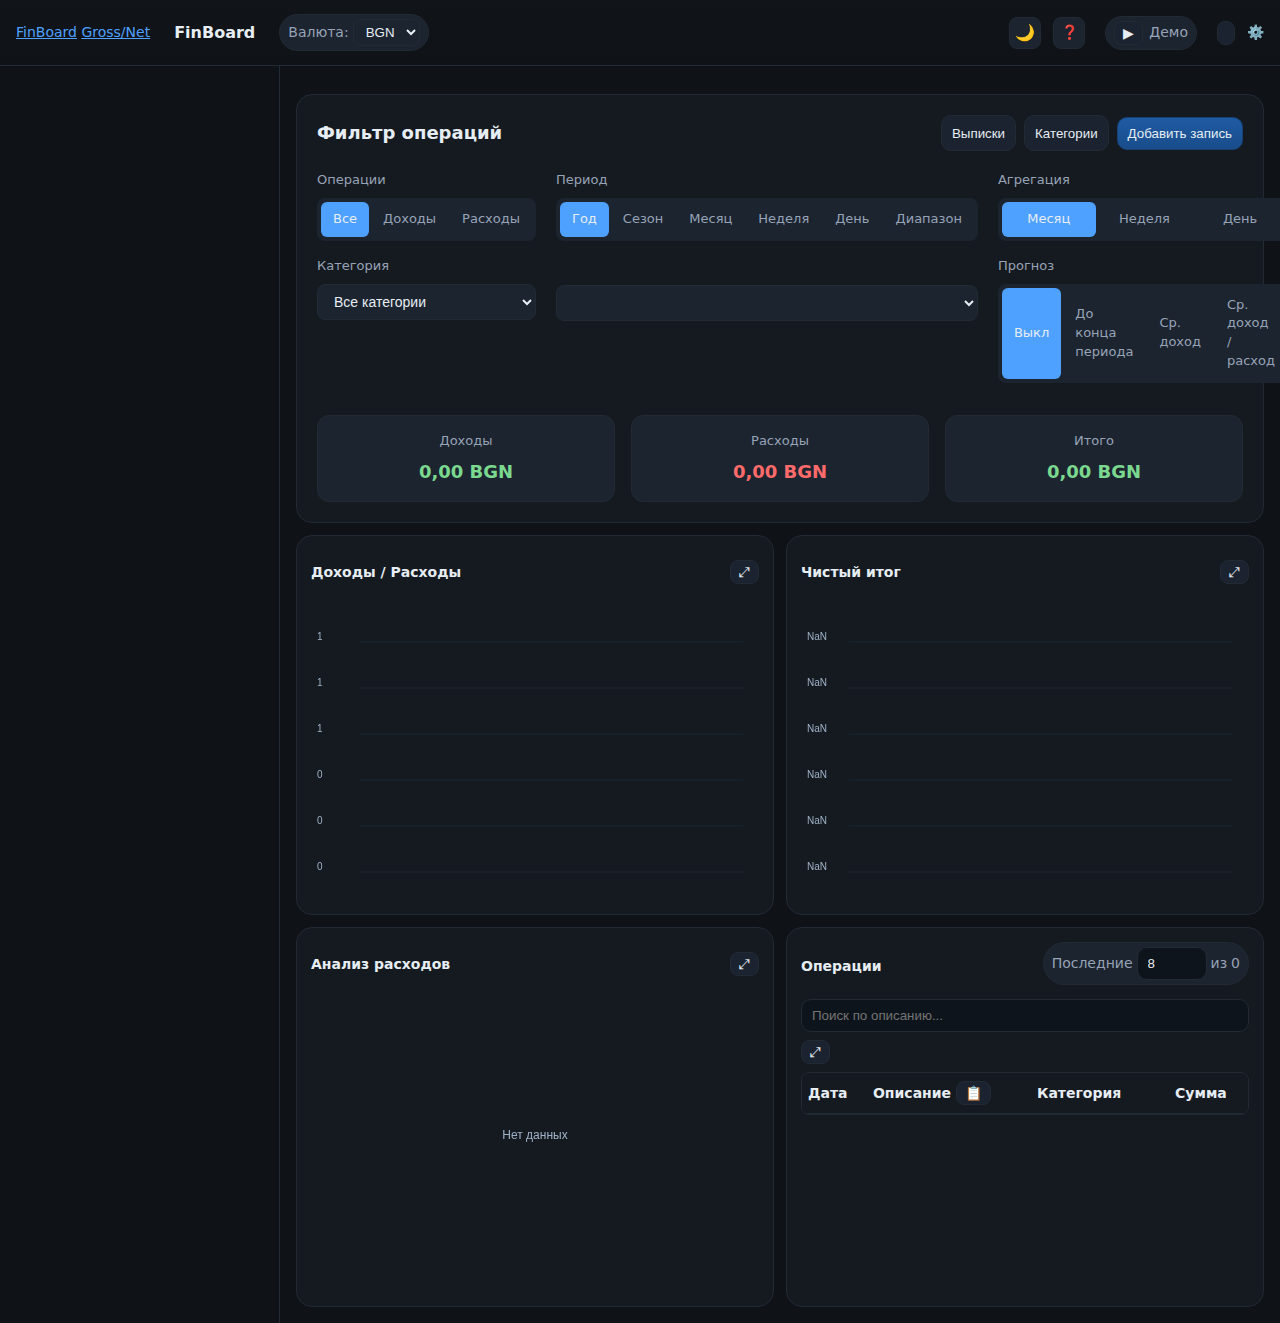
<file: index.html>
<!doctype html>
<html lang="ru">
<head>
  <meta charset="utf-8" />
  <meta name="viewport" content="width=device-width, initial-scale=1" />
  <!-- Смягчённый CSP для работы через file:// -->
  <meta http-equiv="Content-Security-Policy" content="default-src 'self' 'unsafe-inline' blob: data: file:; script-src 'self' 'unsafe-inline' 'unsafe-eval'; style-src 'self' 'unsafe-inline'; img-src 'self' data: blob:; connect-src 'self' data: blob: file:; frame-src 'none'">
  <title>FinBoard</title>
  <link rel="stylesheet" href="assets/styles.css" />
  <script src="assets/prefs.js"></script>
  <script src="assets/help.js"></script>
  <script src="assets/xml.js"></script>
  <script src="assets/charts.js"></script>
  <script src="assets/app.js"></script>
</head>
<body>
<div class="app">
  <header>
    <nav class="top-nav">
      <a href="index.html" class="active" title="FinBoard">FinBoard</a>
      <a href="gross-net.html" title="Gross/Net">Gross/Net</a>
    </nav>
    <div class="spacer"></div>
    <h1>FinBoard</h1>
    <div class="spacer"></div>
    <div class="pill" id="currencySwitcher" title="Валюта отображения">
      <label class="muted" for="selCurrency" style="margin:0">Валюта:</label>
      <select id="selCurrency">
        <option value="BGN">BGN</option>
        <option value="EUR">EUR</option>
        <option value="USD">USD</option>
      </select>
    </div>
    
    <div id="themeToggle" class="theme-toggle" title="Переключить тему">
      <span class="theme-icon">
        <span class="icon sun">☀️</span>
        <span class="icon moon">🌙</span>
      </span>
    </div>
    <div id="helpToggle" class="help-toggle" title="Показать справку">
      <span class="help-icon">❓</span>
    </div>
    <div class="pill" id="demoWrap" style="margin-left:8px;display:flex;align-items:center;gap:6px">
      <button id="btnDemo" class="icon-btn" title="Запустить демо">▶</button>
      <span id="demoLabel" class="muted" style="user-select:none">Демо</span>
    </div>
    <button id="btnClearStorage" class="icon-btn" title="Очистить данные" style="margin-left:8px">
      <svg viewBox="0 0 24 24" aria-hidden="true"><path d="M3 6h18"/><path d="M8 6V4a2 2 0 0 1 2-2h4a2 2 0 0 1 2 2v2"/><path d="M19 6l-1 14a2 2 0 0 1-2 2H8a2 2 0 0 1-2-2L5 6"/><path d="M10 11v6"/><path d="M14 11v6"/></svg>
    </button>
    <div id="settingsToggle" class="settings-toggle" title="Настройки"><span class="settings-icon">⚙️</span></div>
    <button id="btnLock" class="btn" style="display:none">Заблокировать</button>
  </header>

  <aside class="side" id="side"></aside>
  <main class="content" id="main"></main>
</div>

<!-- demo data moved to external file for cleanliness -->
<script src="demo/demo-data.js"></script>

<script>
// ===== УТИЛИТЫ =====
const $ = (sel,root=document)=>root.querySelector(sel)
const $$ = (sel,root=document)=>Array.from(root.querySelectorAll(sel))
const fmt = new Intl.NumberFormat('ru-RU',{style:'currency',currency:'BGN',maximumFractionDigits:2})
const monthFmt = new Intl.DateTimeFormat('ru-RU',{year:'numeric',month:'2-digit'})
const dateFmt = new Intl.DateTimeFormat('ru-RU')
// Currency conversion helpers (display currency from PREFS, BGN as hub)
function prefsFx(){ try{ return (window.PREFS && PREFS.getFx && PREFS.getFx()) }catch(_){ } try{ return (window.PREFS && PREFS.getFxDefaults && PREFS.getFxDefaults()) }catch(_){ } return { BGN_EUR: 1.95583, BGN_USD: 1.65230 } }
function getDisplayCurrency(){ try{ return (window.PREFS && PREFS.get && (PREFS.get().preferredCurrency||null)) || STATE?.vault?.currency || 'BGN' }catch(_){ return (STATE?.vault?.currency)||'BGN' } }
function convertValue(amount){
  const from = (STATE?.vault?.currency)||'BGN'
  const to = getDisplayCurrency()
  if(!Number.isFinite(amount)) amount = 0
  if(from===to) return amount
  const fx = prefsFx()
  // to BGN
  let inBGN = amount
  if(from==='EUR') inBGN = amount * fx.BGN_EUR
  else if(from==='USD') inBGN = amount * fx.BGN_USD
  // from BGN to target
  if(to==='BGN') return inBGN
  if(to==='EUR') return inBGN / fx.BGN_EUR
  if(to==='USD') return inBGN / fx.BGN_USD
  return amount
}
function formatAmountDisplay(amount){
  const cur = getDisplayCurrency()
  return new Intl.NumberFormat('ru-RU',{style:'currency',currency:cur}).format(convertValue(amount))
}

// ===== УПРАВЛЕНИЕ ТЕМОЙ =====
function initTheme() {
  try{ if(window.PREFS && PREFS.initThemeFromPrefs){ PREFS.initThemeFromPrefs(); return } }catch(_){ }
  const savedTheme = localStorage.getItem('finboard_theme') || 'dark'
  document.documentElement.setAttribute('data-theme', savedTheme)
}

function toggleTheme() {
  try{ if(window.PREFS && PREFS.toggleThemeByPrefs){ PREFS.toggleThemeByPrefs(); return } }catch(_){ }
  const currentTheme = document.documentElement.getAttribute('data-theme') || 'dark'
  const newTheme = currentTheme === 'dark' ? 'light' : 'dark'
  document.documentElement.setAttribute('data-theme', newTheme)
  localStorage.setItem('finboard_theme', newTheme)
  toast(`Переключено на ${newTheme === 'dark' ? 'темную' : 'светлую'} тему`)
}

// ===== УПРАВЛЕНИЕ СПРАВКОЙ =====
let HELP_VISIBLE = false

// ===== УПРАВЛЕНИЕ ТАБЛИЦЕЙ ОПЕРАЦИЙ =====
let RECENT_LIMIT = 8
let SEARCH_TEXT = ''
let CAT_FILTER = 'all'

function getFilteredAndSearchedTransactions() {
  let filtered = filteredTransactions()
  
  // Фильтр по категории (глобальный)
  if (CAT_FILTER && CAT_FILTER !== 'all') {
    filtered = filtered.filter(t => {
      const cat = t.category || ''
      if (CAT_FILTER === '__none__') return !cat
      return cat === CAT_FILTER
    })
  }

  if (SEARCH_TEXT.trim()) {
    const searchLower = SEARCH_TEXT.toLowerCase()
    filtered = filtered.filter(t => {
      const desc = (t.desc || '').toLowerCase()
      const category = (t.category || '').toLowerCase()
      return desc.includes(searchLower) || category.includes(searchLower)
    })
  }
  
  return filtered.sort((a,b) => new Date(b.date) - new Date(a.date))
}

function toggleHelp() {
  HELP_VISIBLE = !HELP_VISIBLE
  const helpToggle = $('#helpToggle')
  const helpBlock = $('#helpBlock')
  
  if(helpToggle) {
    helpToggle.classList.toggle('active', HELP_VISIBLE)
    helpToggle.title = HELP_VISIBLE ? 'Скрыть справку' : 'Показать справку'
  }
  
  if(helpBlock) {
    helpBlock.style.display = HELP_VISIBLE ? 'block' : 'none'
  }
  
  toast(HELP_VISIBLE ? 'Справка показана' : 'Справка скрыта')
}

const b64 = {
  enc: arr => btoa(String.fromCharCode(...arr)),
  dec: str => new Uint8Array(atob(str).split('').map(c=>c.charCodeAt(0)))
}

function uid(){return Math.random().toString(36).slice(2)+Date.now().toString(36)}
function monthKey(d){return `${d.getFullYear()}-${String(d.getMonth()+1).padStart(2,'0')}`}
function clamp(v,min,max){return Math.max(min,Math.min(max,v))}

// ===== ДАТЫ/ПЕРИОДЫ =====
function formatISODate(d){
  // Локальная дата YYYY-MM-DD, чтобы избежать смещения по TZ
  const y = d.getFullYear()
  const m = String(d.getMonth()+1).padStart(2,'0')
  const day = String(d.getDate()).padStart(2,'0')
  return `${y}-${m}-${day}`
}
function startOfDay(d){ const x=new Date(d); x.setHours(0,0,0,0); return x }
function endOfDay(d){ const x=new Date(d); x.setHours(23,59,59,999); return x }
function startOfMonthDate(y,m){ return new Date(y, m, 1) }
function endOfMonthDate(y,m){ return new Date(y, m+1, 0, 23,59,59,999) }
function startOfMonth(d){ return startOfMonthDate(d.getFullYear(), d.getMonth()) }
function endOfMonth(d){ return endOfMonthDate(d.getFullYear(), d.getMonth()) }
function addDays(d,days){ const x=new Date(d); x.setDate(x.getDate()+days); return x }
function daysInMonth(y,m){ return new Date(y, m+1, 0).getDate() }
function getMonday(d){ const x=new Date(d); const day=(x.getDay()+6)%7; x.setDate(x.getDate()-day); x.setHours(0,0,0,0); return x }
function isoWeekLabel(d){
  const dt = new Date(Date.UTC(d.getFullYear(), d.getMonth(), d.getDate()))
  const dayNum = dt.getUTCDay() || 7
  dt.setUTCDate(dt.getUTCDate() + 4 - dayNum)
  const yearStart = new Date(Date.UTC(dt.getUTCFullYear(),0,1))
  const week = Math.ceil((((dt - yearStart)/86400000) + 1)/7)
  return `${dt.getUTCFullYear()}-W${String(week).padStart(2,'0')}`
}
function seasonRange(year, season){
  if(season==='spring') return { start: new Date(year,2,1), end: endOfMonthDate(year,4) } // мар-май
  if(season==='summer') return { start: new Date(year,5,1), end: endOfMonthDate(year,7) } // июн-авг
  if(season==='autumn') return { start: new Date(year,8,1), end: endOfMonthDate(year,10) } // сен-ноя
  // winter: декабрь предыдущего года — февраль текущего
  return { start: new Date(year-1,11,1), end: endOfMonthDate(year,1) }
}
function resolveSelectedRange(){
  const now = new Date()
  if(PERIOD_FILTER.mode==='month' && PERIOD_FILTER.singleMonth){
    const [y,m] = PERIOD_FILTER.singleMonth.split('-').map(Number)
    return { start: startOfMonthDate(y, m-1), end: endOfMonthDate(y, m-1) }
  }
  if(PERIOD_FILTER.mode==='period' && PERIOD_FILTER.fromMonth && PERIOD_FILTER.toMonth){
    const [y1,m1] = PERIOD_FILTER.fromMonth.split('-').map(Number)
    const [y2,m2] = PERIOD_FILTER.toMonth.split('-').map(Number)
    return { start: startOfMonthDate(y1, m1-1), end: endOfMonthDate(y2, m2-1) }
  }
  if(PERIOD_FILTER.mode==='year' && PERIOD_FILTER.singleYear){
    const y = Number(PERIOD_FILTER.singleYear)
    return { start: new Date(y,0,1), end: endOfMonthDate(y,11) }
  }
  if(PERIOD_FILTER.mode==='season' && PERIOD_FILTER.singleYear){
    const y = Number(PERIOD_FILTER.singleYear)
    const s = PERIOD_FILTER.singleSeason||'spring'
    return seasonRange(y, s)
  }
  if(PERIOD_FILTER.mode==='week'){
    const y = Number(PERIOD_FILTER.weekYear || now.getFullYear())
    const w = Number(PERIOD_FILTER.weekNumber || 1)
    // ISO week start (Mon): find Thursday of week to determine date, then back to Monday
    const simple = new Date(Date.UTC(y,0,1))
    const dayOfWeek = simple.getUTCDay() || 7
    const thursday = new Date(simple)
    thursday.setUTCDate(simple.getUTCDate() + (4 - dayOfWeek))
    const weekStart = new Date(thursday)
    weekStart.setUTCDate(thursday.getUTCDate() - ((thursday.getUTCDay()||7) - 1) + (w-1)*7)
    const start = new Date(weekStart.getUTCFullYear(), weekStart.getUTCMonth(), weekStart.getUTCDate())
    const end = addDays(start,6)
    return { start: startOfDay(start), end: endOfDay(end) }
  }
  if(PERIOD_FILTER.mode==='day'){
    const y = Number(PERIOD_FILTER.dayYear || now.getFullYear())
    const m = Number(PERIOD_FILTER.dayMonth || (now.getMonth()+1))
    const d = Number(PERIOD_FILTER.dayDay || 1)
    const start = new Date(y, m-1, d)
    return { start: startOfDay(start), end: endOfDay(start) }
  }
  // Фолбэк: весь диапазон по данным
  const {months}=monthBuckets()
  if(months.length){
    const [y1,m1] = months[0].split('-').map(Number)
    const [y2,m2] = months[months.length-1].split('-').map(Number)
    return { start: startOfMonthDate(y1,m1-1), end: endOfMonthDate(y2,m2-1) }
  }
  return { start: startOfMonth(now), end: endOfMonth(now) }
}
function generateBuckets(range, kind){
  const buckets=[]
  if(kind==='month'){
    let y=range.start.getFullYear(), m=range.start.getMonth()
    const yEnd=range.end.getFullYear(), mEnd=range.end.getMonth()
    while(y<yEnd?true:(y===yEnd && m<=mEnd)){
      const s=new Date(y,m,1)
      const e=endOfMonthDate(y,m)
      buckets.push({ label: `${y}-${String(m+1).padStart(2,'0')}`, start:s, end:e })
      m++; if(m>11){ m=0; y++ }
      if(y>yEnd || (y===yEnd && m>mEnd)) break
    }
  }else if(kind==='week'){
    let s = getMonday(range.start)
    while(s <= range.end){
      const e = addDays(s,6)
      buckets.push({ label: isoWeekLabel(s), start: s, end: endOfDay(e) })
      s = addDays(s,7)
    }
  }else if(kind==='day'){
    let s = startOfDay(range.start)
    while(s <= range.end){
      buckets.push({ label: formatISODate(s), start: s, end: endOfDay(s) })
      s = addDays(s,1)
    }
  }
  return buckets
}

// ===== ШИФРОВАНИЕ (WebCrypto) =====
const KDF_ITER = 250000
async function deriveKey(pass, salt){
  const enc = new TextEncoder()
  const keyMaterial = await crypto.subtle.importKey('raw', enc.encode(pass), 'PBKDF2', false, ['deriveKey'])
  return crypto.subtle.deriveKey({name:'PBKDF2',salt,iterations:KDF_ITER,hash:'SHA-256'}, keyMaterial, {name:'AES-GCM',length:256}, false, ['encrypt','decrypt'])
}
async function encryptJSON(obj, pass){
  const salt = crypto.getRandomValues(new Uint8Array(16))
  const iv = crypto.getRandomValues(new Uint8Array(12))
  const key = await deriveKey(pass, salt)
  const enc = new TextEncoder()
  const data = enc.encode(JSON.stringify(obj))
  const cipher = new Uint8Array(await crypto.subtle.encrypt({name:'AES-GCM',iv}, key, data))
  return {v:1,algo:'AES-GCM',kdf:'PBKDF2',iter:KDF_ITER,salt:b64.enc(salt),iv:b64.enc(iv),data:b64.enc(cipher)}
}
async function decryptJSON(bundle, pass){
  const salt=b64.dec(bundle.salt), iv=b64.dec(bundle.iv), data=b64.dec(bundle.data)
  const key = await deriveKey(pass, salt)
  const plain = await crypto.subtle.decrypt({name:'AES-GCM',iv}, key, data)
  const dec = new TextDecoder()
  return JSON.parse(dec.decode(new Uint8Array(plain)))
}

// ===== ХРАНИЛИЩЕ =====
const LS_KEY = 'ofb_vault'
const DEMO_BACKUP_KEY = 'ofb_demo_backup'
let STATE = { unlocked:true, pass:null, vault: ensureVault(loadVaultPlain()) }

// ===== ФИЛЬТР ПЕРИОДА =====
let PERIOD_FILTER = {
  mode: 'year',                 // 'year' | 'season' | 'month' | 'period' | 'week' | 'day'
  // month/year/period
  fromMonth: null,
  toMonth: null,
  singleMonth: null,
  singleYear: null,
  // seasons
  singleSeason: 'spring',
  // week selection
  weekYear: null,
  weekNumber: null,
  // day selection
  dayYear: null,
  dayMonth: null,
  dayDay: null
}
// Фильтр по типу операций: 'all' | 'income' | 'expense'
let TX_FILTER = (window.UI && UI.txFilter) ? UI.txFilter : 'all'

function ensureVault(v){
  try{
    if(!v || typeof v!=='object') return emptyVault()
    if(!Array.isArray(v.transactions)) v.transactions=[]
    if(!v.adjustments || typeof v.adjustments!=='object') v.adjustments={}
    if(!v.currency) v.currency='BGN'
    if(!Array.isArray(v.categories)) v.categories=[]
    if(!Array.isArray(v.catRules)) v.catRules=[]
    return v
  }catch{ return emptyVault() }
}

function loadBundle(){
  const raw = localStorage.getItem(LS_KEY)
  return raw?JSON.parse(raw):null
}
function loadVaultPlain(){
  try{ const raw=localStorage.getItem(LS_KEY); return raw?JSON.parse(raw):null }catch{ return null }
}
async function saveVault(){
  if(!STATE.vault) return
  localStorage.setItem(LS_KEY, JSON.stringify(STATE.vault))
  toast('Данные сохранены локально')
}

// Полный сброс данных и UI перед новым импортом
function resetBeforeImport(kind){
  // Сохраняем категории и правила между импортами
  const preservedCats = (STATE?.vault?.categories)||[]
  const preservedRules = (STATE?.vault?.catRules)||[]
  try{ localStorage.removeItem(LS_KEY) }catch(e){}
  STATE = {unlocked:true, pass:null, vault: emptyVault()}
  if(Array.isArray(preservedCats) && preservedCats.length) STATE.vault.categories = preservedCats
  if(Array.isArray(preservedRules) && preservedRules.length) STATE.vault.catRules = preservedRules
  window.UI = {}
  // Для импорта хранилища также очистим выбор XML
  if(kind==='vault'){
    try{ clearFile('stmtFile') }catch(e){}
    try{ clearStmtSelection() }catch(e){}
  }
  render()
}

function setCurrency(cur){
  try{STATE.vault.currency=cur; (fmt.resolvedOptions().currency!==cur);} 
  catch(e){}
  // Пересоздадим форматтер
  window.fmt = new Intl.NumberFormat('ru-RU',{style:'currency',currency:cur,maximumFractionDigits:2})
  render()
}

// ===== ТОСТ =====
let toastTimer=null
function toast(text,kind='success'){
  clearTimeout(toastTimer)
  let el=$('#toast')
  if(!el){
    el=document.createElement('div')
    el.id='toast'
    el.style.position='fixed';el.style.right='16px';el.style.bottom='16px';el.style.zIndex='9999';el.style.maxWidth='320px'
    document.body.appendChild(el)
  }
  el.innerHTML = `<div class="${kind==='success'?'success':'warnbox'}">${text}</div>`
  toastTimer=setTimeout(()=>{el.innerHTML=''},2400)
}

// ===== ПАРСИНГ ДАТЫ/CSV =====
function parseDateFlexible(s){
  s = (s||'').trim()
  // поддержка: YYYY-MM-DD, DD.MM.YYYY, MM/DD/YYYY, DD/MM/YYYY
  let m
  if((m=s.match(/^(\d{4})[-.\/]?(\d{2})[-.\/]?(\d{2})$/))) return new Date(+m[1],+m[2]-1,+m[3])
  if((m=s.match(/^(\d{2})[.](\d{2})[.](\d{4})$/))) return new Date(+m[3],+m[2]-1,+m[1])
  if((m=s.match(/^(\d{2})\/(\d{2})\/(\d{4})$/))){
    // Всегда трактуем как DD/MM/YYYY (европейский формат)
    const d=+m[1], mo=+m[2], y=+m[3]
    return new Date(y,mo-1,d)
  }
  const d=new Date(s); if(!isNaN(d)) return d
  return null
}

function detectDelimiter(text){
  const candidates=[',',';','\t','|']
  const lines=text.split(/\r?\n/).slice(0,5)
  let best=',',score=0
  for(const d of candidates){
    const counts=lines.map(l=>l.split(d).length)
    const uniq=new Set(counts)
    const s = counts.reduce((a,b)=>a+b,0)
    if(uniq.size===1 && s>score){best=d;score=s}
  }
  return best
}

function parseCSV(text){
  const delim = detectDelimiter(text)
  const rows=[]; let i=0, cur='', inQ=false
  function pushCell(){(rows[rows.length-1]||rows.push([]),rows[rows.length-1]).push(cur);cur=''}
  function pushRow(){if(rows.length===0||rows[rows.length-1].length) rows.push([])}
  rows.push([])
  while(i<text.length){
    const ch=text[i]
    if(ch==='"'){
      if(inQ && text[i+1]==='"'){cur+='"'; i+=2; continue}
      inQ=!inQ; i++; continue
    }
    if(!inQ && (ch==='\n' || ch==='\r')){ pushCell(); pushRow(); if(ch==='\r'&&text[i+1]==='\n') i++; i++; continue }
    if(!inQ && text.substr(i,delim.length)===delim){ pushCell(); i+=delim.length; continue }
    cur+=ch; i++
  }
  pushCell()
  // удалить пустые последнюю/первую
  return rows.filter(r=>r.length && r.some(c=>String(c).trim().length))
}

// ===== МОДЕЛЬ ДАННЫХ =====
function defaultCategoriesAndRules(){
  const categories = [
    'Продукты',
    'Кафе и рестораны',
    'Аптека и здоровье',
    'Топливо и авто',
    'Связь и интернет',
    'Одежда и товары',
    'Дом и быт',
    'Развлечения',
    'Красота',
    'Игры и электроника',
    'Зарплата',
    'Аренда',
    'Комиссии',
    'Переводы'
  ]
  const pairs = [
    // Продукты / супермаркеты
    ['lidl','Продукты'],['kaufland','Продукты'],['ebag','Продукты'],['fantastico','Продукты'],['plodove i zelenchutsi','Продукты'],
    // Кафе/рестораны
    ['ma baker','Кафе и рестораны'],['soho cafe','Кафе и рестораны'],['gorski kanton','Кафе и рестораны'],['tera burger','Кафе и рестораны'],['sen viet','Кафе и рестораны'],['praga','Кафе и рестораны'],['fresh and fruits','Кафе и рестораны'],['yunak coffee','Кафе и рестораны'],['amora dzhelato','Кафе и рестораны'],
    // Аптека и здоровье
    ['sopharmacy','Аптека и здоровье'],['pharma choice','Аптека и здоровье'],['kazakov dental','Аптека и здоровье'],
    // Топливо и авто / сервисы / доставка
    ['oil trade 78','Топливо и авто'],['sis invest auto','Топливо и авто'],['speedy','Топливо и авто'],
    // Связь
    ['vivacom','Связь и интернет'],
    // Одежда/товары/дети
    ['pepko','Одежда и товары'],['jumbo','Одежда и товары'],
    // Дом и быт
    ['bedroom gallery','Дом и быт'],['vodolei 10','Дом и быт'],['linos trading','Дом и быт'],['dims-92','Дом и быт'],
    // Развлечения/парки
    ['kokolandia','Развлечения'],['lazy park','Развлечения'],['yuzhen park','Развлечения'],['kamelot','Развлечения'],['sail with me','Развлечения'],
    // Красота
    ['diamond nail studio','Красота'],
    // Игры/электроника
    ['pulsar','Игры и электроника'],
    // Зарплата / доход
    ['sitecore bulgaria','Зарплата'],['бисера','Зарплата'],
    // Аренда
    ['наем','Аренда'],
    // Комиссии
    ['такса','Комиссии'],
    // Переводы
    ['превод','Переводы'],['sepa','Переводы'],
  ]
  const catRules = pairs.map(([m,c])=>({id:uid(), match:m, category:c}))
  return {categories, catRules}
}
function emptyVault(){
  return {
    currency:'BGN',
    transactions:[], // {id,date:ISO,desc,amount:number,category?:string,source:'import'|'manual'}
    adjustments:{}, // { 'YYYY-MM': number }
    ...defaultCategoriesAndRules(),
    createdAt: new Date().toISOString(),
    version:1
  }
}

function addTransactions(list){
  for(const t of list){ STATE.vault.transactions.push(t) }
}

function addManual(tx){ STATE.vault.transactions.push(tx) }

function setAdjustment(month, amount){ STATE.vault.adjustments[month]=amount }

function monthBuckets(){
  const byM = {}
  for(const t of STATE.vault.transactions){
    const d=new Date(t.date), m=monthKey(d)
    ;(byM[m]||(byM[m]={income:0,expense:0,net:0,items:[],byCat:{}}))
    byM[m].items.push(t)
    if(t.amount>=0) byM[m].income+=t.amount; else byM[m].expense+=-t.amount
    byM[m].net += t.amount
    const cat=t.category||'Без категории'
    byM[m].byCat[cat]=(byM[m].byCat[cat]||0)+Math.abs(t.amount)
  }
  for(const m in STATE.vault.adjustments){
    const a=STATE.vault.adjustments[m]||0
    ;(byM[m]||(byM[m]={income:0,expense:0,net:0,items:[],byCat:{}}))
    byM[m].net += a
    if(a>=0) byM[m].income += a; else byM[m].expense += -a
    byM[m].byCat['Корректировки']=(byM[m].byCat['Корректировки']||0)+Math.abs(a)
  }
  const months=Object.keys(byM).sort()
  return {months, byM}
}

function filteredMonthBuckets(){
  const {months, byM} = monthBuckets()
  
  if(PERIOD_FILTER.mode === 'month' && PERIOD_FILTER.singleMonth) {
    // Режим одного месяца
    const filteredMonths = months.filter(m => m === PERIOD_FILTER.singleMonth)
    return {months: filteredMonths, byM}
  } else if(PERIOD_FILTER.mode === 'period' && PERIOD_FILTER.fromMonth && PERIOD_FILTER.toMonth) {
    // Режим периода
    const filteredMonths = months.filter(m => m >= PERIOD_FILTER.fromMonth && m <= PERIOD_FILTER.toMonth)
    return {months: filteredMonths, byM}
  } else if(PERIOD_FILTER.mode === 'year' && PERIOD_FILTER.singleYear) {
    // Режим года
    const y = PERIOD_FILTER.singleYear
    const filteredMonths = months.filter(m => m.startsWith(y + '-'))
    return {months: filteredMonths, byM}
  } else if(PERIOD_FILTER.mode === 'quarter' && PERIOD_FILTER.singleYear) {
    const y = Number(PERIOD_FILTER.singleYear)
    const q = Number(PERIOD_FILTER.singleQuarter||1)
    const startMonth = (q-1)*3 + 1
    const endMonth = startMonth + 2
    const filteredMonths = months.filter(m => {
      const [ys,ms] = m.split('-').map(Number)
      if(ys!==y) return false
      return ms>=startMonth && ms<=endMonth
    })
    return {months: filteredMonths, byM}
  } else if(PERIOD_FILTER.mode === 'season' && PERIOD_FILTER.singleYear) {
    const y = Number(PERIOD_FILTER.singleYear)
    const range = seasonRange(y, PERIOD_FILTER.singleSeason||'spring')
    const filteredMonths = months.filter(m => {
      const [ys,ms] = m.split('-').map(Number)
      const first = new Date(ys, ms-1, 1)
      const last = endOfMonthDate(ys, ms-1)
      return last >= range.start && first <= range.end
    })
    return {months: filteredMonths, byM}
  }
  
  return {months, byM}
}

function filteredTransactions(){
  function categoryMatch(t){
    const cat = t.category || ''
    if(CAT_FILTER==='all') return true
    if(CAT_FILTER==='__none__') return !cat
    return cat === CAT_FILTER
  }
  // Универсальная фильтрация по диапазону дат для всех режимов
  const range = resolveSelectedRange()
  const start = range.start
  const end = range.end
  return STATE.vault.transactions.filter(t => {
    const d = new Date(t.date)
    if(!(d>=start && d<=end)) return false
    if(!categoryMatch(t)) return false
    if(TX_FILTER==='income') return (t.amount||0) >= 0
    if(TX_FILTER==='expense') return (t.amount||0) < 0
    return true
  })
}

// Отдельная выборка для диаграммы расходов: игнорирует фильтр категории
function filteredTransactionsWithoutCategory(){
  const range = resolveSelectedRange()
  const start = range.start
  const end = range.end
  return STATE.vault.transactions.filter(t=>{
    const d = new Date(t.date)
    if(!(d>=start && d<=end)) return false
    if(TX_FILTER==='income') return (t.amount||0) >= 0
    if(TX_FILTER==='expense') return (t.amount||0) < 0
    return true
  })
}

// Подсчёт доходов/расходов по выбранной категории помесячно
function computeMonthlySumsByCategory(filteredMonths){
  const monthsSet = new Set(filteredMonths||[])
  const result = {}
  const target = CAT_FILTER || 'all'
  for(const t of STATE.vault.transactions){
    const m = monthKey(new Date(t.date))
    if(!monthsSet.has(m)) continue
    const cat = t.category || ''
    if(target==='__none__' && cat) continue
    if(target!=='all' && target!=='__none__' && cat !== target) continue
    const amount = +t.amount || 0
    const slot = (result[m]||(result[m]={income:0,expense:0}))
    if(amount>=0) slot.income += amount; else slot.expense -= Math.min(0, amount)
  }
  return result
}

// Применение правил категорий ко всем транзакциям
function applyCatRulesToAllTransactions(){
  try{
    const rules = (STATE.vault.catRules||[]).map(r=>({match:String(r.match||'').toLowerCase(), category:r.category}))
    for(const t of STATE.vault.transactions){
      const hay = [t.desc, t.trName, t.nameR, t.remI, t.remII].map(x=>String(x||'').toLowerCase()).join(' | ')
      const hit = rules.find(r=> r.match && hay.includes(r.match))
      t.category = hit ? hit.category : null
    }
  }catch(_){ }
}

// ===== РЕНДЕР =====
function render(){
  // Убираем правую панель и растягиваем дашборд
  const appEl = document.querySelector('.app'); if(appEl) appEl.classList.add('no-side')
  $('#side').innerHTML = ''
  $('#main').innerHTML = mainUI()
  bindSide()
  bindMain()
}

// выключено: экран входа не используется в режиме без пароля

function sideUI(){
  return `
  
  <!-- Зона выбора файла -->
  <div id="stmtDropzone" class="dropzone">
    <label id="btnChooseStmt" class="btn" for="stmtFile">📁 Выбрать файл</label>
    <input id="stmtFile" type="file" accept=".xml,text/xml,application/xml,application/json,.json" class="hidden" onchange="onStmtChosen(event)" />
    <div class="help" style="margin-top:8px">XML (банк) или JSON (пользовательский экспорт). Можно перетащить сюда.</div>
  </div>
  
  <!-- Информация о выбранном файле -->
  <div id="stmtFileInfo" style="display:none;margin-top:12px;padding:12px;background:var(--card);border:1px solid var(--accent);border-radius:8px;">
    <div style="display:flex;align-items:center;gap:8px;margin-bottom:8px;">
      <span style="color:var(--accent);font-size:16px;">✓</span>
      <div id="stmtFileName" style="font-weight:600;color:var(--text);"></div>
    </div>
    <div id="stmtInfo" style="color:var(--accent);font-weight:500;margin-bottom:4px;"></div>
    <div id="stmtStatus" style="color:var(--muted);font-size:12px;"></div>
  </div>
  
  <!-- Кнопки управления -->
  <div class="hr"></div>
  <div class="controls">
    <button id="btnClearStmt" class="btn" disabled>Очистить</button>
    <button id="btnDoImportStmt" class="primary" disabled>Импортировать</button>
    <span class="right"></span>
    <button id="btnExportVault" class="btn">Экспорт (JSON)</button>
  </div>
  
  `
}

function mainUI(){
  const {months,byM}=monthBuckets()
  const lastM = months[months.length-1]
  const curr = STATE.vault.currency
  
  // Устанавливаем период по умолчанию если не задан
  if(months.length > 0){
    const years = Array.from(new Set(months.map(m=>m.split('-')[0]))).sort()
    // populate years select later in bindMain
    if(!PERIOD_FILTER.singleYear){ PERIOD_FILTER.singleYear = years[years.length-1] }
    if(!PERIOD_FILTER.fromMonth){ PERIOD_FILTER.fromMonth = months[0] }
    if(!PERIOD_FILTER.toMonth){ PERIOD_FILTER.toMonth = months[months.length-1] }
    if(!PERIOD_FILTER.singleMonth){ PERIOD_FILTER.singleMonth = lastM || months[months.length-1] }
  }
  
  // Вычисляем статистику на основе фильтра (с учётом выбранной категории)
  const {months: filteredMonths, byM: filteredByM} = filteredMonthBuckets()
  const sumsCat0 = computeMonthlySumsByCategory(filteredMonths)
  const totalIncome = filteredMonths.reduce((s,m)=>s+((TX_FILTER==='expense')?0:(sumsCat0[m]?.income||0)),0)
  const totalExpense = filteredMonths.reduce((s,m)=>s+((TX_FILTER==='income')?0:(sumsCat0[m]?.expense||0)),0)
  const totalNet = totalIncome - totalExpense
  
  const allSearched = getFilteredAndSearchedTransactions()
  const recent = allSearched.slice(0, RECENT_LIMIT)

  return `
  <div id="helpBlock" style="display:none">${helpHTML()}</div>
  <div class="card filter-card">
    <div class="filter-header">
      <h3>Фильтр операций</h3>
      <div class="inline"><button id="btnOpenStmt" class="btn">Выписки</button><button id="btnOpenCats" class="btn">Категории</button><button id="btnOpenAdd" class="primary">Добавить запись</button></div>
    </div>
    
    <div class="filter-body">
      <div class="filter-controls-grid">
        <div class="filter-section">
          <label class="filter-label">Операции</label>
          <div class="filter-mode-tabs">
            <label class="filter-tab">
              <input type="radio" name="txFilter" value="all" ${TX_FILTER==='all'?'checked':''}>
              <span>Все</span>
            </label>
            <label class="filter-tab">
              <input type="radio" name="txFilter" value="income" ${TX_FILTER==='income'?'checked':''}>
              <span>Доходы</span>
            </label>
            <label class="filter-tab">
              <input type="radio" name="txFilter" value="expense" ${TX_FILTER==='expense'?'checked':''}>
              <span>Расходы</span>
            </label>
          </div>
          <div id="categoryFilterSection" class="filter-section" style="margin-top:8px">
            <label class="filter-label">Категория</label>
            <select id="catFilterGlobal" class="filter-select"><option value="all">Все категории</option><option value="__none__">Без категории</option>${(STATE.vault.categories||[]).map(c=>`<option ${CAT_FILTER===c?'selected':''} value="${c}">${c}</option>`).join('')}</select>
          </div>
        </div>
        
        <div class="filter-section">
          <label class="filter-label">Период</label>
          <div class="filter-mode-tabs">
            <label class="filter-tab">
              <input type="radio" name="filterMode" value="year" ${PERIOD_FILTER.mode==='year'?'checked':''}>
              <span>Год</span>
            </label>
            <label class="filter-tab">
              <input type="radio" name="filterMode" value="season" ${PERIOD_FILTER.mode==='season'?'checked':''}>
              <span>Сезон</span>
            </label>
            <label class="filter-tab">
              <input type="radio" name="filterMode" value="month" ${PERIOD_FILTER.mode==='month'?'checked':''}>
              <span>Месяц</span>
            </label>
            <label class="filter-tab">
              <input type="radio" name="filterMode" value="week" ${PERIOD_FILTER.mode==='week'?'checked':''}>
              <span>Неделя</span>
            </label>
            <label class="filter-tab">
              <input type="radio" name="filterMode" value="day" ${PERIOD_FILTER.mode==='day'?'checked':''}>
              <span>День</span>
            </label>
            <label class="filter-tab">
              <input type="radio" name="filterMode" value="period" ${PERIOD_FILTER.mode==='period'?'checked':''}>
              <span>Диапазон</span>
            </label>
          </div>
          <div id="categoryFilterSection" class="filter-section" style="margin-top:8px">
            <div id="yearControls" class="filter-param-group">
              <select id="globalYear" class="filter-select"></select>
            </div>
            <div id="seasonControls" class="filter-param-group" style="display:none">
              <label>Сезон</label>
              <select id="seasonCombined" class="filter-select"></select>
            </div>
            <div id="monthControls" class="filter-param-group" style="display:none">
              <select id="globalSingleMonth" class="filter-select">${months.map(m=>`<option ${m===PERIOD_FILTER.singleMonth?'selected':''}>${m}</option>`).join('')}</select>
            </div>
            <div id="periodControls" class="filter-param-group period-group" style="display:none">
              <div class="period-inputs">
                <div class="period-input">
                  <label>От</label>
                  <select id="globalFromMonth" class="filter-select">${months.map(m=>`<option ${m===PERIOD_FILTER.fromMonth?'selected':''}>${m}</option>`).join('')}</select>
                </div>
                <div class="period-input">
                  <label>До</label>
                  <select id="globalToMonth" class="filter-select">${months.map(m=>`<option ${m===PERIOD_FILTER.toMonth?'selected':''}>${m}</option>`).join('')}</select>
                </div>
              </div>
            </div>
            <div id="weekControls" class="filter-param-group period-group" style="display:none">
              <div class="period-inputs">
                <div class="period-input">
                  <label>Год</label>
                  <select id="weekYear" class="filter-select"></select>
                </div>
                <div class="period-input">
                  <label>Неделя</label>
                  <select id="weekNumber" class="filter-select"></select>
                </div>
              </div>
            </div>
            <div id="dayControls" class="filter-param-group period-group" style="display:none">
              <div class="period-inputs">
                <div class="period-input">
                  <label>Год</label>
                  <select id="dayYear" class="filter-select"></select>
                </div>
                <div class="period-input">
                  <label>Месяц</label>
                  <select id="dayMonth" class="filter-select"></select>
                </div>
                <div class="period-input">
                  <label>День</label>
                  <select id="dayDay" class="filter-select"></select>
                </div>
              </div>
            </div>
          </div>
        </div>
        <div class="filter-section">
          <label class="filter-label">Агрегация</label>
          <div class="filter-mode-tabs">
            <label class="filter-tab">
              <input type="radio" name="aggMode" value="month" ${ (window.UI&&UI.aggMode?UI.aggMode:'month')==='month'?'checked':'' }>
              <span>Месяц</span>
            </label>
            <label class="filter-tab">
              <input type="radio" name="aggMode" value="week" ${ (window.UI&&UI.aggMode?UI.aggMode:'month')==='week'?'checked':'' }>
              <span>Неделя</span>
            </label>
            <label class="filter-tab">
              <input type="radio" name="aggMode" value="day" ${ (window.UI&&UI.aggMode?UI.aggMode:'month')==='day'?'checked':'' }>
              <span>День</span>
            </label>
          </div>
          <div id="categoryFilterSection" class="filter-section" style="margin-top:8px">
            <label class="filter-label">Прогноз</label>
            <div class="filter-mode-tabs">
              <label class="filter-tab">
                <input type="radio" name="forecastMode" value="off" ${ !(window.UI&&UI.forecast)?'checked':'' }>
                <span>Выкл</span>
              </label>
              <label class="filter-tab">
                <input type="radio" name="forecastMode" value="eoy" ${ (window.UI&&UI.forecast)?'checked':'' }>
                <span>До конца периода</span>
              </label>
              <label class="filter-tab">
                <input type="radio" name="forecastMode" value="avg12" ${ (window.UI&&UI.forecastMode==='avg12')?'checked':'' }>
                <span>Ср. доход</span>
              </label>
              <label class="filter-tab">
                <input type="radio" name="forecastMode" value="avg12both" ${ (window.UI&&UI.forecastMode==='avg12both')?'checked':'' }>
                <span>Ср. доход / расход</span>
              </label>
            </div>
          </div>
        </div>
      </div>
      
      <div class="filter-stats-row">
        <div class="stat-card income">
          <span class="stat-label">Доходы</span>
          <span id="incomeValue" class="stat-value">${formatAmountDisplay(totalIncome)}</span>
        </div>
        <div class="stat-card expense">
          <span class="stat-label">Расходы</span>
          <span id="expenseValue" class="stat-value">${formatAmountDisplay(totalExpense)}</span>
        </div>
        <div class="stat-card net ${totalNet>=0?'positive':'negative'}">
          <span class="stat-label">Итого</span>
          <span id="netValue" class="stat-value">${formatAmountDisplay(totalNet)}</span>
        </div>
      </div>
    </div>
  </div>

  <div class="row cols-2" style="margin-top:12px">
    <div class="card"><div class="controls"><b>Доходы / Расходы</b><span class="right"></span><button class="icon-btn" title="Развернуть" data-expand="bar">⤢</button></div><canvas id="bar"></canvas></div>
    <div class="card"><div class="controls"><b>Чистый итог</b><span class="right"></span><button class="icon-btn" title="Развернуть" data-expand="line">⤢</button></div><canvas id="line"></canvas></div>
  </div>

  <div class="row cols-2" style="margin-top:12px">
    <div class="card">
      <div class="controls"><b>Анализ расходов</b>
        <span class="right"></span>
        <button class="icon-btn" title="Развернуть" data-expand="pie">⤢</button>
      </div>
      <canvas id="pie"></canvas>
    </div>
    <div class="card">
      <div class="controls">
        <b>Операции</b>
        <span class="right"></span>
        <label class="pill">Последние <input id="recentLimit" type="number" min="1" max="50" value="${RECENT_LIMIT}"> из <span id="recentTotalCount">${allSearched.length}</span></label>
        <input id="searchInput" type="text" placeholder="Поиск по описанию..." value="${SEARCH_TEXT}" class="search-ops">
        <button class="icon-btn" title="Развернуть" data-expand="recent">⤢</button>
      </div>
      <div class="table-scroll">
        <table>
          <thead><tr><th>Дата</th><th>Описание <button data-copy-desc="1" class="icon-btn" title="Скопировать описания (JSON)">📋</button></th><th>Категория</th><th style="text-align:right">Сумма</th><th></th></tr></thead>
          <tbody>
            ${recent.map(t=>`<tr title="${(()=>{const a=[]; if(t.trName) a.push('TR_NAME: '+escapeHtml(t.trName)); if(t.nameR) a.push('NAME_R: '+escapeHtml(t.nameR)); if(t.remI) a.push('REM_I: '+escapeHtml(t.remI)); if(t.remII) a.push('REM_II: '+escapeHtml(t.remII)); return a.join('\\n');})()}"><td>${dateFmt.format(new Date(t.date))}</td><td>${escapeHtml(t.desc||'')}</td><td>${t.category?`<button class=\"btn-small\" title=\"Редактировать категорию\" data-edit-cat-cat=\"${escapeHtml(t.category)}\">✎</button> ${escapeHtml(t.category)}`:`<button class=\"btn-small\" title=\"Назначить категорию\" data-edit-cat=\"${t.id}\">✎</button>`}</td><td style=\"text-align:right;color:${t.amount>=0?'var(--ok)':'var(--danger)'}\">${formatAmountDisplay(t.amount)}</td><td style=\"width:32px;text-align:right;\">${t.source==='manual'?`<button class=\"btn-small\" data-del-tx=\"${t.id}\">🗑</button>`:''}</td></tr>`).join('')}
          </tbody>
        </table>
      </div>
    </div>
  </div>

  <div id="dashOverlay" class="overlay"></div>
  <div id="dashModal" class="modal">
    <div class="head inline"><h3 id="dashModalTitle" style="margin:0"></h3><span class="right"></span><button id="btnCloseDashModal" class="icon-btn" title="Закрыть">✕</button></div>
    <div id="dashModalContent"></div>
  </div>`
}

function bindMain(){
  const {months,byM}=monthBuckets()
  
  // Агрегация и прогноз
  function getISOWeekYear(d){
    const dt = new Date(Date.UTC(d.getFullYear(), d.getMonth(), d.getDate()))
    const dayNum = dt.getUTCDay() || 7
    dt.setUTCDate(dt.getUTCDate() + 4 - dayNum)
    const yearStart = new Date(Date.UTC(dt.getUTCFullYear(),0,1))
    const week = Math.ceil((((dt - yearStart)/86400000) + 1)/7)
    return {year: dt.getUTCFullYear(), week}
  }
  function monthStr(d){ return `${d.getFullYear()}-${String(d.getMonth()+1).padStart(2,'0')}` }
  function endOfYearDate(d){ return new Date(d.getFullYear(),11,31) }
  function startOfNextMonth(ym){ const [y,m]=ym.split('-').map(Number); return new Date(y, m, 1) }
  function aggregateForCharts(){
    const aggMode = (window.UI&&UI.aggMode)||'month'
    const forecastMode = (window.UI && UI.forecastMode) || ((window.UI&&UI.forecast)?'eoy':'off')
    const range = resolveSelectedRange()
    const kind = aggMode==='week' ? 'week' : aggMode==='day' ? 'day' : 'month'
    const buckets = generateBuckets(range, kind)
    const labels = buckets.map(b=>b.label)
    const tx = filteredTransactions()
    function keyOf(d){
      if(kind==='month') return monthKey(d)
      if(kind==='week') return isoWeekLabel(d)
      return String(formatISODate(d))
    }
    const sums = new Map()
    for(const t of tx){
      const d = new Date(t.date)
      const k = keyOf(d)
      const slot = sums.get(k) || {inc:0,exp:0}
      const a=+t.amount||0
      if(a>=0) slot.inc += a; else slot.exp += -a
      sums.set(k, slot)
    }
    let incomes = labels.map(l=> (sums.get(l)?.inc||0))
    let expenses = labels.map(l=> (sums.get(l)?.exp||0))
    const hasActual = labels.map(l=> ((sums.get(l)?.inc||0)!==0) || ((sums.get(l)?.exp||0)!==0))
    let forecastFromIndex = null
    if(forecastMode==='eoy' && labels.length){
      // Прогноз начиная с первой будущей корзины относительно последней даты фактических данных
      const txAll = filteredTransactions()
      const lastActualDate = txAll.length ? new Date(Math.max(...txAll.map(t=>+new Date(t.date)))) : new Date()
      const idx = buckets.findIndex(b=> b.start > lastActualDate)
      if(idx>=0){
        forecastFromIndex = idx
        const baseSliceInc = incomes.slice(0, idx)
        const baseSliceExp = expenses.slice(0, idx)
        const avgInc = baseSliceInc.length ? baseSliceInc.reduce((a,b)=>a+b,0)/baseSliceInc.length : 0
        const avgExp = baseSliceExp.length ? baseSliceExp.reduce((a,b)=>a+b,0)/baseSliceExp.length : 0
        for(let i=idx;i<labels.length;i++){ incomes[i]=avgInc; expenses[i]=avgExp }
      }
    }
    // Бейзлайн по среднему за 12 мес, приведенный к текущей агрегации
    let baseline = null
    if(forecastMode==='avg12' || forecastMode==='avg12both'){
      const now = new Date()
      const start12 = new Date(now.getFullYear(), now.getMonth()-11, 1)
      const end12 = new Date(now.getFullYear(), now.getMonth()+1, 0)
      const monthly = {}
      function catMatchesForExpense(t){
        const cat = t.category || ''
        if(CAT_FILTER==='all') return true
        if(CAT_FILTER==='__none__') return !cat
        return cat === CAT_FILTER
      }
      for(const t of STATE.vault.transactions){
        const d=new Date(t.date)
        if(d>=start12 && d<=end12){
          const mk = `${d.getFullYear()}-${String(d.getMonth()+1).padStart(2,'0')}`
          const slot = (monthly[mk]||(monthly[mk]={inc:0,exp:0,net:0}))
          const a=+t.amount||0
          if(a>=0){
            slot.inc+=a
            slot.net+=a
          }else{
            // Для среднего по расходам учитываем выбранную категорию
            if(catMatchesForExpense(t)){
              slot.exp+=-a
              slot.net+=a
            }
          }
        }
      }
      const months12 = Object.keys(monthly).sort()
      const avg = { inc:0, exp:0, net:0 }
      if(months12.length){
        for(const m of months12){ avg.inc+=monthly[m].inc; avg.exp+=monthly[m].exp; avg.net+=monthly[m].net }
        avg.inc/=months12.length; avg.exp/=months12.length; avg.net/=months12.length
      }
      // Рассчитываем масштабированные значения под агрегацию
      let incScaled = avg.inc, expScaled = avg.exp
      if(kind==='week'){
        const coeff = 12/52; incScaled = avg.inc*coeff; expScaled = avg.exp*coeff
      }else if(kind==='day'){
        const coeff = 12/365; incScaled = avg.inc*coeff; expScaled = avg.exp*coeff
      }
      const netScaled = incScaled - expScaled
      // Линия-бейзлайн для графика чистого итога (ориентируется на текущий TX_FILTER)
      if(TX_FILTER==='income') baseline = labels.map(()=>incScaled)
      else if(TX_FILTER==='expense') baseline = labels.map(()=>-expScaled)
      else baseline = labels.map(()=>netScaled)
      // По требованию: заменить столбцы на усреднённые
      incomes = labels.map(()=>incScaled)
      if(forecastMode==='avg12both'){
        expenses = labels.map(()=>expScaled)
        // Только для режима «средний доход/расход» считаем чистый итог как прогнозный (пунктир)
        forecastFromIndex = 0
      }
    }
    if(TX_FILTER==='income'){ expenses = expenses.map(()=>0) }
    if(TX_FILTER==='expense'){ incomes = incomes.map(()=>0) }

    // Удаляем корзины без данных: не рисуем нули для месяцев/недель/дней без операций.
    // Прогнозные точки сохраняем только если значения прогноза ненулевые.
    const keepIdx = []
    for(let i=0;i<labels.length;i++){
      const isForecast = (forecastFromIndex!=null) && (i>=forecastFromIndex)
      const forecastNonZero = ((incomes[i]||0)!==0 || (expenses[i]||0)!==0)
      if(hasActual[i] || (isForecast && forecastNonZero)){
        keepIdx.push(i)
      }
    }
    let labelsF = labels, incomesF = incomes, expensesF = expenses, forecastFromIndexF = forecastFromIndex, baselineF = baseline
    if(keepIdx.length && keepIdx.length!==labels.length){
      labelsF = keepIdx.map(i=>labels[i])
      incomesF = keepIdx.map(i=>incomes[i])
      expensesF = keepIdx.map(i=>expenses[i])
      if(Array.isArray(baseline) && baseline.length===labels.length){
        baselineF = keepIdx.map(i=>baseline[i])
      }
      if(forecastFromIndex!=null){
        const firstForecastPos = keepIdx.findIndex(i=>i>=forecastFromIndex)
        forecastFromIndexF = firstForecastPos>=0 ? firstForecastPos : null
      }
    } else if(keepIdx.length===0){
      // Все точки пустые — очищаем массивы полностью
      labelsF = []
      incomesF = []
      expensesF = []
      baselineF = null
      forecastFromIndexF = null
    }

    const lineValues = labelsF.map((_,i)=>{
      const inc = incomesF[i]||0, exp = expensesF[i]||0
      if(TX_FILTER==='income') return inc
      if(TX_FILTER==='expense') return -exp
      return inc - exp
    })
    return { labels: labelsF, incomes: incomesF, expenses: expensesF, lineValues, forecastFromIndex: forecastFromIndexF, baseline: baselineF }
  }

  const agg = aggregateForCharts()
  const barLabels = agg.labels
  let barIncomes = agg.incomes
  let barExpenses = agg.expenses
  const lineLabels = agg.labels
  const lineNets = agg.lineValues
  const baseline = agg.baseline

  const forecastOpts = agg.forecastFromIndex!=null?{forecastFrom: agg.forecastFromIndex}:{}
  const translucentSeries = ((window.UI && (UI.forecastMode==='avg12' || UI.forecastMode==='avg12both'))) ? { translucentSeriesIndices: (UI.forecastMode==='avg12both'?[0,1]:[0]) } : {}
  // Convert to display currency before drawing
  const barIncomesD = (barIncomes||[]).map(v=>convertValue(v))
  const barExpensesD = (barExpenses||[]).map(v=>convertValue(v))
  const lineNetsD = (lineNets||[]).map(v=>convertValue(v))
  const baselineD = Array.isArray(baseline) ? baseline.map(v=>convertValue(v)) : null
  drawBarChart($('#bar'), barLabels, [barIncomesD, barExpensesD], ['Доходы','Расходы'], Object.assign({}, forecastOpts, translucentSeries))
  drawLineChart($('#line'), lineLabels, lineNetsD, Object.assign({}, forecastOpts, baselineD?{baselineValues: baselineD}:{}))

  function drawPieChart(){
    const {months: filteredMonths, byM: filteredByM} = filteredMonthBuckets()
    // Суммируем только расходы по категориям на основе фильтрованных транзакций
    const totalByCat = {}
    const txForCats = filteredTransactionsWithoutCategory().filter(t => (t.amount||0) < 0)
    txForCats.forEach(t=>{
      const cat = t.category||'Без категории'
      totalByCat[cat] = (totalByCat[cat]||0) + Math.abs(t.amount||0)
    })
    const labels2=Object.keys(totalByCat)
    const vals=labels2.map(k=> convertValue(totalByCat[k]))
    drawDonutChart($('#pie'), labels2, vals)
  }
  
  drawPieChart() // Первоначальная отрисовка
  // Инициализировать видимость контролов по умолчанию (год активен)
  const periodControls = $('#periodControls')
  const monthControls = $('#monthControls')
  const yearControls = $('#yearControls')
  if(periodControls) periodControls.style.display = (PERIOD_FILTER.mode==='period') ? 'flex' : 'none'
  if(monthControls) monthControls.style.display = (PERIOD_FILTER.mode==='month') ? 'flex' : 'none'
  if(yearControls) yearControls.style.display = (PERIOD_FILTER.mode==='year') ? 'flex' : 'none'
  const seasonControls = $('#seasonControls')
  const weekControls = $('#weekControls')
  const dayControls = $('#dayControls')
  if(seasonControls) seasonControls.style.display = (PERIOD_FILTER.mode==='season') ? 'flex' : 'none'
  if(weekControls) weekControls.style.display = (PERIOD_FILTER.mode==='week') ? 'flex' : 'none'
  if(dayControls) dayControls.style.display = (PERIOD_FILTER.mode==='day') ? 'flex' : 'none'
  // Переключатель Доходы/Расходы
  $$('input[name="txFilter"]').forEach(radio => {
    radio.checked = radio.value === ((window.UI && UI.txFilter) ? UI.txFilter : TX_FILTER)
    radio.onchange = () => {
      window.UI = window.UI || {}
      UI.txFilter = radio.value
      TX_FILTER = radio.value
      updateAllCharts()
    }
  })
  // Переключатель Агрегации
  $$('input[name="aggMode"]').forEach(radio => {
    radio.checked = radio.value === ((window.UI && UI.aggMode) ? UI.aggMode : 'month')
    radio.onchange = () => {
      window.UI = window.UI || {}
      UI.aggMode = radio.value
      updateAllCharts()
    }
  })
  // Переключатель Прогноза
  $$('input[name="forecastMode"]').forEach(radio => {
    const current = (window.UI && (UI.forecastMode || (UI.forecast ? 'eoy' : 'off'))) || 'off'
    radio.checked = (radio.value === current)
    radio.onchange = () => {
      window.UI = window.UI || {}
      UI.forecastMode = radio.value
      UI.forecast = (radio.value === 'eoy')
      updateAllCharts()
    }
  })
  // Глобальные обработчики фильтрации
  function updateAllCharts(){
    const agg = aggregateForCharts()
    const barLabels = agg.labels
    let barIncomes = agg.incomes
    let barExpenses = agg.expenses
    const lineNets = agg.lineValues
    const forecastOpts = agg.forecastFromIndex!=null?{forecastFrom: agg.forecastFromIndex}:{}
    const translucentSeries = ((window.UI && (UI.forecastMode==='avg12' || UI.forecastMode==='avg12both'))) ? { translucentSeriesIndices: (UI.forecastMode==='avg12both'?[0,1]:[0]) } : {}
    // Convert to display currency before drawing
    const barIncomesD = (barIncomes||[]).map(v=>convertValue(v))
    const barExpensesD = (barExpenses||[]).map(v=>convertValue(v))
    const lineNetsD = (lineNets||[]).map(v=>convertValue(v))
    const baselineD = Array.isArray(agg.baseline) ? agg.baseline.map(v=>convertValue(v)) : null
    drawBarChart($('#bar'), barLabels, [barIncomesD, barExpensesD], ['Доходы','Расходы'], Object.assign({}, forecastOpts, translucentSeries))
    drawLineChart($('#line'), barLabels, lineNetsD, Object.assign({}, forecastOpts, baselineD?{baselineValues: baselineD}:{}))
    drawPieChart() // Пирог игнорирует фильтр категории
    
    // Обновляем статистику
    updateStats()
    
    // Обновляем только таблицу операций без полного рендера
    updateRecentOperationsTable()
  }
  // Сделаем доступным глобально для вызовов извне (например, из обработчиков графиков)
  window.updateAllCharts = updateAllCharts
  
  function updateStats(){
    const useForecast = !!(window.UI&&UI.forecast)
    const range = resolveSelectedRange()
    const kind = ((window.UI&&UI.aggMode)||'month')
    const buckets = generateBuckets(range, kind==='week'?'week':kind==='day'?'day':'month')
    const labels = buckets.map(b=>b.label)
    // Считаем факт по корзинам
    const tx = filteredTransactions()
    const sums = new Map()
    function keyOf(d){
      if(kind==='week') return isoWeekLabel(d)
      if(kind==='day') return formatISODate(d)
      return monthKey(d)
    }
    for(const t of tx){
      const d=new Date(t.date)
      const k=keyOf(d)
      const slot = sums.get(k)||{inc:0,exp:0}
      const a=+t.amount||0; if(a>=0) slot.inc+=a; else slot.exp+=-a
      sums.set(k,slot)
    }
    let incArr = labels.map(l=> (sums.get(l)?.inc||0))
    let expArr = labels.map(l=> (sums.get(l)?.exp||0))
    let forecastIdx = null
    let incForecastSum = 0, expForecastSum = 0
    if(useForecast && labels.length){
      const lastActualDate = tx.length ? new Date(Math.max(...tx.map(t=>+new Date(t.date)))) : new Date()
      forecastIdx = buckets.findIndex(b=> b.start > lastActualDate)
      if(forecastIdx>=0){
        const baseInc = incArr.slice(0,forecastIdx)
        const baseExp = expArr.slice(0,forecastIdx)
        const avgInc = baseInc.length ? baseInc.reduce((a,b)=>a+b,0)/baseInc.length : 0
        const avgExp = baseExp.length ? baseExp.reduce((a,b)=>a+b,0)/baseExp.length : 0
        for(let i=forecastIdx;i<labels.length;i++){ incArr[i]=avgInc; expArr[i]=avgExp; incForecastSum+=avgInc; expForecastSum+=avgExp }
      }
    }
    const factIncome = incArr.reduce((s,v,i)=> s + (forecastIdx!=null && i>=forecastIdx ? 0 : v), 0)
    const factExpense = expArr.reduce((s,v,i)=> s + (forecastIdx!=null && i>=forecastIdx ? 0 : v), 0)
    const totalIncome = factIncome + incForecastSum
    const totalExpense = factExpense + expForecastSum
    const totalNet = totalIncome - totalExpense
    const curr = STATE.vault.currency
    
    // Обновляем блоки статистики с помощью ID
    const incomeEl = $('#incomeValue')
    const expenseEl = $('#expenseValue')
    const netEl = $('#netValue')
    const netCard = netEl?.closest('.stat-card')
    
    if(incomeEl){
      if(useForecast && incForecastSum>0){
        incomeEl.innerHTML = `<span style="color:var(--ok)">${formatAmountDisplay(factIncome)}</span> + <span style=\"opacity:.55;color:var(--ok)\">${formatAmountDisplay(incForecastSum)}</span> = <span style=\"opacity:.55;color:var(--ok)\">${formatAmountDisplay(totalIncome)}</span>`
      }else{
        incomeEl.textContent = formatAmountDisplay(totalIncome)
      }
    }
    if(expenseEl){
      if(useForecast && expForecastSum>0){
        expenseEl.innerHTML = `<span style="color:var(--danger)">${formatAmountDisplay(factExpense)}</span> + <span style=\"opacity:.55;color:var(--danger)\">${formatAmountDisplay(expForecastSum)}</span> = <span style=\"opacity:.55;color:var(--danger)\">${formatAmountDisplay(totalExpense)}</span>`
      }else{
        expenseEl.textContent = formatAmountDisplay(totalExpense)
      }
    }
    if(netEl) {
      if(useForecast && (incForecastSum>0 || expForecastSum>0)){
        const netFact = factIncome - factExpense
        const netForecast = incForecastSum - expForecastSum
        const netFactColor = netFact>=0?'var(--ok)':'var(--danger)'
        const netForecastColor = netForecast>=0?'var(--ok)':'var(--danger)'
        const netSumColor = totalNet>=0?'var(--ok)':'var(--danger)'
        netEl.innerHTML = `<span style="color:${netFactColor}">${formatAmountDisplay(netFact)}</span> + <span style=\"opacity:.55;color:${netForecastColor}\">${formatAmountDisplay(netForecast)}</span> = <span style=\"opacity:.55;color:${netSumColor}\">${formatAmountDisplay(totalNet)}</span>`
      }else{
        netEl.textContent = formatAmountDisplay(totalNet)
      }
      // Обновляем класс карточки для правильного цвета
      if(netCard) {
        netCard.classList.remove('positive', 'negative')
        netCard.classList.add(totalNet >= 0 ? 'positive' : 'negative')
      }
    }
  }
  
  function updateRecentOperationsTable(){
    const allSearched = getFilteredAndSearchedTransactions()
    const recent = allSearched.slice(0, RECENT_LIMIT)
    const curr = STATE.vault.currency
    const tbody = $('#main .table-scroll tbody')
    if(tbody) {
      tbody.innerHTML = recent.map(t=>`<tr title="${(()=>{const a=[]; if(t.trName) a.push('TR_NAME: '+escapeHtml(t.trName)); if(t.nameR) a.push('NAME_R: '+escapeHtml(t.nameR)); if(t.remI) a.push('REM_I: '+escapeHtml(t.remI)); if(t.remII) a.push('REM_II: '+escapeHtml(t.remII)); return a.join('\\n');})()}"><td>${dateFmt.format(new Date(t.date))}</td><td>${escapeHtml(t.desc||'')}</td><td>${t.category?`<button class=\"btn-small\" title=\"Редактировать категорию\" data-edit-cat-cat=\"${escapeHtml(t.category)}\">✎</button> ${escapeHtml(t.category)}`:`<button class=\"btn-small\" title=\"Назначить категорию\" data-edit-cat=\"${t.id}\">✎</button>`}</td><td style=\"text-align:right;color:${t.amount>=0?'var(--ok)':'var(--danger)'}\">${formatAmountDisplay(t.amount)}</td><td style=\"width:32px;text-align:right;\">${t.source==='manual'?`<button class=\"btn-small\" data-del-tx=\"${t.id}\">🗑</button>`:''}</td></tr>`).join('')
        // Переназначаем обработчики удаления
        $$('[data-del-tx]', tbody).forEach(b=>{ b.onclick=()=>{ deleteManualTx(b.getAttribute('data-del-tx')) } })
        // Инлайн редактор категории
        $$('[data-edit-cat]', tbody).forEach(b=>{ b.onclick=()=> openQuickCategoryDialog(b.getAttribute('data-edit-cat')) })
        // Карандаш рядом с категорией: открыть модал категорий с предвыбором
        $$('[data-edit-cat-cat]', tbody).forEach(b=>{ b.onclick=()=>{ const cat=b.getAttribute('data-edit-cat-cat'); if(typeof openCategoriesModal==='function'){ openCategoriesModal(cat) } } })
        // Обновляем счётчик "из y"
        const totalEl = $('#recentTotalCount')
        if(totalEl) totalEl.textContent = String(allSearched.length)
    }
  }

  // Радиокнопки переключения режима
  $$('input[name="filterMode"]').forEach(radio => {
    radio.onchange = () => {
      PERIOD_FILTER.mode = radio.value
      const periodControls = $('#periodControls')
      const monthControls = $('#monthControls')
      const yearControls = $('#yearControls')
      const seasonControls = $('#seasonControls')
      const weekControls = $('#weekControls')
      const dayControls = $('#dayControls')
      
      if(radio.value === 'period') {
        periodControls.style.display = 'flex'
        monthControls.style.display = 'none'
        yearControls.style.display = 'none'
        if(seasonControls) seasonControls.style.display='none'
        if(weekControls) weekControls.style.display='none'
        if(dayControls) dayControls.style.display='none'
      } else if(radio.value === 'month') {
        periodControls.style.display = 'none'
        monthControls.style.display = 'flex'
        yearControls.style.display = 'none'
        if(seasonControls) seasonControls.style.display='none'
        if(weekControls) weekControls.style.display='none'
        if(dayControls) dayControls.style.display='none'
      } else if(radio.value === 'year') {
        periodControls.style.display = 'none'
        monthControls.style.display = 'none'
        yearControls.style.display = 'flex'
        if(seasonControls) seasonControls.style.display='none'
        if(weekControls) weekControls.style.display='none'
        if(dayControls) dayControls.style.display='none'
      } else if(radio.value === 'season') {
        periodControls.style.display = 'none'
        monthControls.style.display = 'none'
        yearControls.style.display = 'none'
        if(seasonControls) seasonControls.style.display='flex'
        if(weekControls) weekControls.style.display='none'
        if(dayControls) dayControls.style.display='none'
      } else if(radio.value === 'week') {
        periodControls.style.display = 'none'
        monthControls.style.display = 'none'
        yearControls.style.display = 'none'
        if(seasonControls) seasonControls.style.display='none'
        if(weekControls) weekControls.style.display='flex'
        if(dayControls) dayControls.style.display='none'
      } else if(radio.value === 'day') {
        periodControls.style.display = 'none'
        monthControls.style.display = 'none'
        yearControls.style.display = 'none'
        if(seasonControls) seasonControls.style.display='none'
        if(weekControls) weekControls.style.display='none'
        if(dayControls) dayControls.style.display='flex'
      }
      updateAllCharts()
    }
  })

  // Обработчики периода (от/до)
  const globalFromMonth = $('#globalFromMonth')
  const globalToMonth = $('#globalToMonth')
  if(globalFromMonth) globalFromMonth.onchange = () => {
    PERIOD_FILTER.fromMonth = globalFromMonth.value
    updateAllCharts()
  }
  if(globalToMonth) globalToMonth.onchange = () => {
    PERIOD_FILTER.toMonth = globalToMonth.value
    updateAllCharts()
  }

  // Обработчик одного месяца
  const globalSingleMonth = $('#globalSingleMonth')
  if(globalSingleMonth) globalSingleMonth.onchange = () => {
    PERIOD_FILTER.singleMonth = globalSingleMonth.value
    updateAllCharts()
  }

  // Обработчик года
  const globalYear = $('#globalYear')
  if(globalYear){
    // Заполнить список лет
    const {months} = monthBuckets()
    const years = Array.from(new Set(months.map(m=>m.split('-')[0]))).sort()
    globalYear.innerHTML = years.map(y=>`<option ${y===PERIOD_FILTER.singleYear?'selected':''}>${y}</option>`).join('')
    globalYear.onchange = () => {
      PERIOD_FILTER.singleYear = globalYear.value
      updateAllCharts()
    }
  }

  // Квартал: год + квартал
  const quarterYear = $('#quarterYear')
  const quarterSelect = $('#quarterSelect')
  // Сезон комбинированный селектор "YYYY Сезон"
  const seasonCombined = $('#seasonCombined')
  if(seasonCombined){
    const {months} = monthBuckets()
    const years = Array.from(new Set(months.map(m=>m.split('-')[0]))).sort()
    const seasons = [
      {key:'spring', label:'Весна'},
      {key:'summer', label:'Лето'},
      {key:'autumn', label:'Осень'},
      {key:'winter', label:'Зима'}
    ]
    const makeVal = (y,s) => `${y}:${s}`
    const currentVal = makeVal(PERIOD_FILTER.singleYear||years[years.length-1], PERIOD_FILTER.singleSeason||'spring')
    seasonCombined.innerHTML = years.map(y=> seasons.map(s=>`<option value="${makeVal(y,s.key)}" ${currentVal===makeVal(y,s.key)?'selected':''}>${y} ${s.label}</option>`).join('')).join('')
    seasonCombined.onchange = () => {
      const [y,s] = String(seasonCombined.value||'').split(':')
      PERIOD_FILTER.singleYear = y
      PERIOD_FILTER.singleSeason = s||'spring'
      updateAllCharts()
    }
  }

  // Недели: год + номер недели (ISO)
  const weekYearSel = $('#weekYear')
  const weekNumberSel = $('#weekNumber')
  if(weekYearSel){
    const {months} = monthBuckets()
    const years = Array.from(new Set(months.map(m=>m.split('-')[0]))).sort()
    const curYear = PERIOD_FILTER.weekYear || PERIOD_FILTER.singleYear || years[years.length-1]
    weekYearSel.innerHTML = years.map(y=>`<option ${String(y)===String(curYear)?'selected':''}>${y}</option>`).join('')
    weekYearSel.onchange = () => { PERIOD_FILTER.weekYear = weekYearSel.value; populateWeekNumbers(); updateAllCharts() }
  }
  function populateWeekNumbers(){
    if(!weekNumberSel) return
    const y = Number(PERIOD_FILTER.weekYear || new Date().getFullYear())
    const maxWeeks = 53
    const current = PERIOD_FILTER.weekNumber || 1
    weekNumberSel.innerHTML = Array.from({length:maxWeeks}, (_,i)=>i+1).map(w=>`<option value="${w}" ${Number(current)===w?'selected':''}>W${String(w).padStart(2,'0')}</option>`).join('')
    weekNumberSel.onchange = () => { PERIOD_FILTER.weekNumber = parseInt(weekNumberSel.value)||1; updateAllCharts() }
  }
  if(weekNumberSel){ populateWeekNumbers() }

  // День: год + месяц + день
  const dayYearSel = $('#dayYear')
  const dayMonthSel = $('#dayMonth')
  const dayDaySel = $('#dayDay')
  if(dayYearSel){
    const {months} = monthBuckets()
    const years = Array.from(new Set(months.map(m=>m.split('-')[0]))).sort()
    const curY = PERIOD_FILTER.dayYear || PERIOD_FILTER.singleYear || years[years.length-1]
    dayYearSel.innerHTML = years.map(y=>`<option ${String(y)===String(curY)?'selected':''}>${y}</option>`).join('')
    dayYearSel.onchange = () => { PERIOD_FILTER.dayYear = dayYearSel.value; populateDayMonths(); populateDayDays(); updateAllCharts() }
  }
  function populateDayMonths(){
    if(!dayMonthSel) return
    const curM = Number(PERIOD_FILTER.dayMonth || new Date().getMonth()+1)
    dayMonthSel.innerHTML = Array.from({length:12},(_,i)=>i+1).map(m=>`<option value="${m}" ${curM===m?'selected':''}>${String(m).padStart(2,'0')}</option>`).join('')
    dayMonthSel.onchange = () => { PERIOD_FILTER.dayMonth = parseInt(dayMonthSel.value)||1; populateDayDays(); updateAllCharts() }
  }
  function populateDayDays(){
    if(!dayDaySel) return
    const y = Number(PERIOD_FILTER.dayYear || new Date().getFullYear())
    const m = Number(PERIOD_FILTER.dayMonth || new Date().getMonth()+1)
    const dim = daysInMonth(y, m-1)
    const curD = Number(PERIOD_FILTER.dayDay || 1)
    dayDaySel.innerHTML = Array.from({length:dim},(_,i)=>i+1).map(d=>`<option value="${d}" ${curD===d?'selected':''}>${String(d).padStart(2,'0')}</option>`).join('')
    dayDaySel.onchange = () => { PERIOD_FILTER.dayDay = parseInt(dayDaySel.value)||1; updateAllCharts() }
  }
  if(dayMonthSel){ populateDayMonths() }
  if(dayDaySel){ populateDayDays() }

  const btn=$('#btnOpenAdd'); if(btn) btn.onclick=openAddModal
  const btnCats=$('#btnOpenCats'); if(btnCats) btnCats.onclick=openCategoriesModal
  const btnStmt=$('#btnOpenStmt'); if(btnStmt) btnStmt.onclick=openStatementsModal
  const btnDemo=$('#btnDemo'); if(btnDemo){
    let DEMO_ACTIVE = !!(window.UI && UI.demoActive)
    const setDemoUi=(active)=>{
      DEMO_ACTIVE = !!active
      window.UI = window.UI || {}
      UI.demoActive = DEMO_ACTIVE
      btnDemo.textContent = active ? '⏹' : '▶'
      btnDemo.title = active ? 'Остановить демо' : 'Запустить демо'
      btnDemo.classList.toggle('active', active)
      btnDemo.classList.remove('demo-play','demo-stop')
      btnDemo.classList.add(active ? 'demo-stop' : 'demo-play')
    }
    setDemoUi(DEMO_ACTIVE)
    btnDemo.onclick = async ()=>{
      try{
        if(!DEMO_ACTIVE){
          if(!confirm('Переключиться на демо-данные? Будут импортированы настройки выписок и категорий из папки demo. Текущие операции и категории будут заменены демо-набором.')) return

          async function loadJsonWithFallback(url, embeddedId){
            try{
              const res = await fetch(url, {cache:'no-store'})
              if(!res.ok) throw new Error('HTTP '+res.status)
              return await res.json()
            }catch(_){
              try{
                if(embeddedId==='demoVaultEmbedded' && window.DEMO_VAULT){ return window.DEMO_VAULT }
                if(embeddedId==='demoCatsEmbedded' && window.DEMO_CATS){ return window.DEMO_CATS }
              }catch(_2){ }
              return null
            }
          }

          // Сохраняем бэкап текущих данных для возврата после демо (один раз)
          try{
            if(localStorage.getItem(DEMO_BACKUP_KEY)===null){
              const prev = localStorage.getItem(LS_KEY)
              localStorage.setItem(DEMO_BACKUP_KEY, prev!==null ? prev : '')
            }
          }catch(_){ }

          const [demoVaultRaw, demoCats] = await Promise.all([
            loadJsonWithFallback('demo/ofb-vault-demo.json','demoVaultEmbedded'),
            loadJsonWithFallback('demo/ofb-categories-demo.json','demoCatsEmbedded')
          ])
          const demoVault = ensureVault(demoVaultRaw||emptyVault())
          if(!demoVaultRaw){ toast('Загружаю встроенные демо-данные (file:// режим)','warn') }
          if(!demoCats){ toast('Категории (demo) не найдены, будут использованы из хранилища','warn') }
          STATE = {unlocked:true, pass:null, vault: emptyVault()}
          STATE.vault.currency = demoVault.currency||'BGN'
          STATE.vault.transactions = Array.isArray(demoVault.transactions)
            ? demoVault.transactions.map(t=>{
                const nt = normalizeImportedTx(t)
                if(nt && nt.desc){ nt.desc = String(nt.desc).replace(/MICROSOFT BULGARIA EOOD|GOOGLE BULGARIA EOOD/gi,'GOOGLE') }
                return nt
              })
            : []
          STATE.vault.adjustments = demoVault.adjustments||{}
          STATE.vault.categories = Array.isArray(demoCats?.categories)? demoCats.categories : (demoVault.categories||[])
          STATE.vault.catRules = Array.isArray(demoCats?.catRules)? demoCats.catRules : (demoVault.catRules||[])
          applyCatRulesToAllTransactions()
          if(STATE.vault.transactions.length){
            const dates = STATE.vault.transactions.map(t=>t.date).sort()
            const firstDate = new Date(dates[0])
            const lastDate = new Date(dates[dates.length-1])
            PERIOD_FILTER.fromMonth = monthKey(firstDate)
            PERIOD_FILTER.toMonth = monthKey(lastDate)
            PERIOD_FILTER.singleMonth = monthKey(lastDate)
            PERIOD_FILTER.singleYear = String(lastDate.getFullYear())
          }
          await saveVault(); window.UI=window.UI||{}; UI.demoActive=true; render(); toast('Загружены демо-данные')
        } else {
          if(!confirm('Остановить демо? Все текущие данные будут очищены.')) return
          try{ localStorage.removeItem(LS_KEY) }catch(_){ }
          try{ localStorage.removeItem(DEMO_BACKUP_KEY) }catch(_){ }
          STATE = {unlocked:true, pass:null, vault: emptyVault()}
          window.UI=window.UI||{}; UI.demoActive=false; render(); toast('Демо остановлено, данные очищены')
        }
      }catch(e){ toast('Не удалось выполнить операцию демо','warn') }
    }
  }
  const btnClr2=$('#btnClearStorage2'); if(btnClr2){ btnClr2.onclick = ()=> $('#btnClearStorage')?.click() }
  $$('[data-expand]').forEach(b=>{ b.onclick=()=>{ openExpanded(b.getAttribute('data-expand')) } })
  $$('[data-del-tx]').forEach(b=>{ b.onclick=()=>{ deleteManualTx(b.getAttribute('data-del-tx')) } })
  
  // Обработчики для таблицы операций
  const recentLimitInput = $('#recentLimit')
  const catFilterSel = $('#catFilterGlobal')
  const searchInput = $('#searchInput')
  
  if(recentLimitInput) {
    recentLimitInput.oninput = () => {
      const newLimit = parseInt(recentLimitInput.value) || 7
      if(newLimit >= 1 && newLimit <= 50) {
        RECENT_LIMIT = newLimit
        updateRecentOperationsTable()
      }
    }
  }
  if(catFilterSel){
    catFilterSel.onchange = () => { CAT_FILTER = catFilterSel.value; updateRecentOperationsTable(); drawPieChart(); updateAllCharts(); }
  }
  
  if(searchInput) {
    searchInput.oninput = () => {
      SEARCH_TEXT = searchInput.value
      updateRecentOperationsTable()
    }
  }
  const overlay=$('#dashOverlay'); if(overlay){ overlay.onclick=closeExpanded }
  const closeBtn=$('#btnCloseDashModal'); if(closeBtn){ closeBtn.onclick=closeExpanded }
  if(window.UI&&UI.expanded){ renderExpanded(UI.expanded) } else { hideExpanded() }

  // Кнопки копирования JSON описаний
  $$('[data-copy-desc]').forEach(btn=>{ btn.onclick = copyDescriptionsJSON })

  // Инлайн назначение категории для пустых
  $$('[data-edit-cat]').forEach(btn=>{ btn.onclick = ()=> openQuickCategoryDialog(btn.getAttribute('data-edit-cat')) })
  // Карандаш рядом с категорией: открыть модал категорий с предвыбором
  $$('[data-edit-cat-cat]').forEach(btn=>{ btn.onclick = ()=>{ const cat = btn.getAttribute('data-edit-cat-cat'); if(typeof openCategoriesModal==='function'){ openCategoriesModal(cat) } } })
}

function openStatementsModal(){
  const o=$('#dashOverlay'), m=$('#dashModal'), t=$('#dashModalTitle'), c=$('#dashModalContent')
  if(!o||!m||!t||!c) return
  o.style.display='block'; m.style.display='block'
  c.innerHTML = ''
  if(t){ t.textContent = 'Выписки (XML/JSON)'; const rs=t.parentElement?.querySelector('.right'); if(rs) rs.innerHTML='' }
  c.innerHTML = sideUI()
  bindSide()
}

function openQuickCategoryDialog(txId){
  const tx = STATE.vault.transactions.find(t=>t.id===txId)
  if(!tx){ toast('Операция не найдена','warn'); return }
  const wrap=document.createElement('div')
  wrap.style.position='fixed';wrap.style.inset='0';wrap.style.display='flex';wrap.style.alignItems='center';wrap.style.justifyContent='center';wrap.style.background='rgba(0,0,0,0.5)';wrap.style.zIndex='9998'
  const cats = STATE?.vault?.categories || []
  wrap.innerHTML = `<div class="card" style="width:min(420px,95vw)">
    <h3 style="margin:0 0 10px 0">Назначить категорию</h3>
    <div class="grid-sm">
      <div>
        <label>Категория</label>
        <select id="qcCat" class="filter-select">${['<option value="">— выберите —</option>'].concat(cats.map(c=>`<option ${tx.category===c?'selected':''} value="${c}">${c}</option>`)).join('')}</select>
      </div>
      <div>
        <label>Совпадение для правила</label>
        <input id="qcMatch" type="text" value="${escapeHtml(tx.desc||'')}" placeholder="По умолчанию — описание"/>
        <div class="help">Будет добавлено в правила выбранной категории; применяется без учета регистра.</div>
      </div>
    </div>
    <div class="hr"></div>
    <div class="inline"><button id="qcSave" class="primary">Сохранить</button><button id="qcCancel" class="btn">Отмена</button></div>
  </div>`
  document.body.appendChild(wrap)
  $('#qcCancel', wrap).onclick=()=>wrap.remove()
  $('#qcSave', wrap).onclick=async ()=>{
    const cat = $('#qcCat', wrap).value
    const match = String($('#qcMatch', wrap).value||'').trim()
    if(!cat){ toast('Выберите категорию','warn'); return }
    // Обновим категорию транзакции
    tx.category = cat
    // Добавим правило, если match указан
    if(match){
      STATE.vault.catRules = (STATE.vault.catRules||[]).concat([{id:uid(), match, category:cat}])
      // Применим правила сразу
      applyCatRulesToAllTransactions()
    }
    await saveVault(); render(); wrap.remove(); toast('Категория назначена')
  }
}

async function copyDescriptionsJSON(){
  try{
    const data = getFilteredAndSearchedTransactions().map(t=>({
      desc: t.desc||'',
      trName: t.trName||null,
      nameR: t.nameR||null,
      remI: t.remI||null,
      remII: t.remII||null
    }))
    await navigator.clipboard.writeText(JSON.stringify(data, null, 2))
    toast('JSON скопирован')
  }catch(e){ toast('Не удалось скопировать','warn') }
}

function escapeHtml(s){
  return String(s).replace(/&/g,'&amp;').replace(/</g,'&lt;').replace(/>/g,'&gt;')
}

function bindUnlock(){
  $('#btnUnlock').onclick = async ()=>{
    const pass = $('#pass').value.trim()
    if(pass.length<8){toast('Пароль слишком короткий','warn');return}
    const bundle = loadBundle()
    if(bundle){
      try{
        const vault = await decryptJSON(bundle, pass)
        STATE={unlocked:true,pass,vault}
        toast('Хранилище разблокировано')
        render()
      }catch(e){ toast('Неверный пароль или повреждённые данные','warn') }
    }else{
      STATE={unlocked:true,pass,vault:emptyVault()}
      await saveVault(); render()
    }
  }
  $('#restoreFile').onchange = async (e)=>{
    const file=e.target.files[0]; if(!file) return
    const text=await file.text()
    try{ JSON.parse(text); localStorage.setItem(LS_KEY,text); toast('Резервная копия загружена. Теперь разблокируйте.','success') }
    catch(err){ toast('Некорректный файл резервной копии','warn') }
  }
}

function bindSide(){
  // Хранилище
  const exportBtn = $('#btnExportVault');
  if(exportBtn){
    exportBtn.onclick=()=>{
      const data = localStorage.getItem(LS_KEY)
      if(!data){toast('Нет данных для экспорта','warn');return}
      download(`ofb-vault-${new Date().toISOString().slice(0,10)}.json`, data)
    }
  }
  // Категории: импорт/экспорт перенесены внутрь модального окна
  const btnOpenCats2=$('#btnOpenCats2'); if(btnOpenCats2) btnOpenCats2.onclick=openCategoriesModal
  // Унифицированный импорт выписок (XML/JSON)
  const btnDoImp = $('#btnDoImportStmt'); if(btnDoImp) btnDoImp.onclick = doImportStmt
  const btnClr = $('#btnClearStmt'); if(btnClr) btnClr.onclick = () => { clearFile('stmtFile'); clearStmtSelection(); toast('Выбор файла очищен'); }
  const dz = $('#stmtDropzone')
  if(dz){
    ;['dragenter','dragover'].forEach(ev=>dz.addEventListener(ev,(e)=>{e.preventDefault(); dz.classList.add('drag')}))
    ;['dragleave','drop'].forEach(ev=>dz.addEventListener(ev,(e)=>{e.preventDefault(); dz.classList.remove('drag')}))
    dz.addEventListener('drop', async (e)=>{ const f=e.dataTransfer.files?.[0]; if(f){ $('#stmtFile').files = e.dataTransfer.files; await onStmtChosen() } })
  }
  // CSV отключён
}

// CSV импорт удалён

// ===== УНИФИЦИРОВАННЫЙ ИМПОРТ ВЫПИСОК (XML/JSON) =====
let PENDING_IMPORT=null // { kind: 'xml'|'json', text: string, preview: {count, firstDate, lastDate, currency?} }

// Делаем функцию глобально доступной для HTML onchange
window.onStmtChosen = async function(event) {
  try{
    const inp = event ? event.target : $('#stmtFile'); 
    if (!inp) { 
      toast('Ошибка: не найден input stmtFile','warn'); 
      return;
    }
    const file = inp.files && inp.files[0]; 
    if (!file) {
      clearStmtSelection();
      return;
    }
    // Получаем элементы
    const infoWrapEl = $('#stmtFileInfo');
    const fileNameEl = $('#stmtFileName');
    const infoEl = $('#stmtInfo');
    const statusEl = $('#stmtStatus');
    // Fallback если readFileTextSmart не доступна
    if (typeof readFileTextSmart !== 'function') {
      const readFileTextSmart = (file) => {
        return new Promise((resolve, reject) => {
          const reader = new FileReader();
          reader.onload = (e) => resolve(e.target.result);
          reader.onerror = (e) => reject(e);
          reader.readAsText(file, 'UTF-8');
        });
      };
      window.readFileTextSmart = readFileTextSmart;
    }
    // Показываем информацию о файле
    if (infoWrapEl) {
      infoWrapEl.style.display = 'block';
    }
    if (fileNameEl) {
      // Обрезаем длинное название файла
      const truncateFileName = (name, maxLength = 20) => {
        return name.length > maxLength ? name.substring(0, maxLength) + '...' : name;
      };
      fileNameEl.textContent = `${truncateFileName(file.name)} (${(file.size/1024).toFixed(1)} KB)`;
      // Добавляем полное название в title для показа при наведении
      fileNameEl.title = file.name;
    }
    if (statusEl) {
      statusEl.textContent = 'Обработка файла...';
      statusEl.style.color = 'var(--muted)';
    }
    // Читаем и парсим файл
    const text = await readFileTextSmart(file); 
    const ext = (file.name.split('.').pop()||'').toLowerCase();
    const isXml = /xml$/.test(ext) || /xml/i.test(file.type||'')
    let info
    if(isXml){
      info = previewXml(text)
      PENDING_IMPORT = { kind:'xml', text, preview: info }
    }else{
      info = previewVaultJson(text)
      PENDING_IMPORT = info && info.count>0 ? { kind:'json', text, preview: info } : null
    }
    if (PENDING_IMPORT && PENDING_IMPORT.preview && PENDING_IMPORT.preview.count>0) {
      const p = PENDING_IMPORT.preview
      const infoText = `${p.count} операций · ${p.firstDate} — ${p.lastDate}${p.currency ? ` · ${p.currency}` : ''}`;
      if (infoEl) {
        infoEl.textContent = infoText;
        infoEl.style.color = 'var(--accent)';
      }
      if (statusEl) {
        statusEl.textContent = 'Готов к импорту';
        statusEl.style.color = 'var(--ok)';
      }
      enableImportButtons();
    } else {
      if (infoEl) {
        infoEl.textContent = 'Транзакции не найдены в файле';
        infoEl.style.color = 'var(--warn)';
      }
      if (statusEl) {
        statusEl.textContent = 'Файл не содержит транзакций';
        statusEl.style.color = 'var(--warn)';
      }
      disableImportButtons();
    }
  } catch(e) { 
    toast('Ошибка обработки файла: ' + e.message, 'warn');
    const infoWrapEl = $('#stmtFileInfo');
    const statusEl = $('#stmtStatus');
    if (infoWrapEl) {
      infoWrapEl.style.display = 'block';
    }
    if (statusEl) {
      statusEl.textContent = 'Ошибка: ' + e.message;
      statusEl.style.color = 'var(--danger)';
    }
    disableImportButtons();
  }
};
// Функции управления состоянием импорта
function enableImportButtons() {
  const importBtn = $('#btnDoImportStmt');
  const clearBtn = $('#btnClearStmt');
  if (importBtn) {
    importBtn.disabled = false;
    importBtn.style.opacity = '1';
  }
  if (clearBtn) {
    clearBtn.disabled = false;
    clearBtn.style.opacity = '1';
  }
}

function disableImportButtons() {
  const importBtn = $('#btnDoImportStmt');
  const clearBtn = $('#btnClearStmt');
  if (importBtn) {
    importBtn.disabled = true;
    importBtn.style.opacity = '0.5';
  }
  if (clearBtn) {
    clearBtn.disabled = true;
    clearBtn.style.opacity = '0.5';
  }
}

function clearStmtSelection() {
  PENDING_IMPORT = null;
  
  const infoWrapEl = $('#stmtFileInfo');
  if (infoWrapEl) {
    infoWrapEl.style.display = 'none';
  }
  
  // Очищаем содержимое
  const elements = ['#stmtFileName', '#stmtInfo', '#stmtStatus'];
  elements.forEach(sel => {
    const el = $(sel);
    if (el) el.textContent = '';
  });
  
  disableImportButtons();
}

async function doImportStmt(){
  if(!PENDING_IMPORT){ 
    toast('Сначала выберите файл', 'warn'); 
    return;
  }
  // Выбор режима: merge или replace
  const mode = await confirmImportMode()
  if(!mode){ return }
  try{
    const statusEl = $('#stmtStatus');
    if (statusEl) { statusEl.textContent = 'Импорт...'; statusEl.style.color = 'var(--primary)'; }
    let imported = []
    let importedCurrency = null
    if(PENDING_IMPORT.kind==='xml'){
      const res = parseXmlTransactions(PENDING_IMPORT.text)
      imported = res.transactions||[]
      importedCurrency = res.currency||null
    }else if(PENDING_IMPORT.kind==='json'){
      const v = ensureVault(JSON.parse(PENDING_IMPORT.text))
      imported = Array.isArray(v.transactions)? v.transactions : []
      importedCurrency = v.currency||null
    }
    if(!imported.length){ toast('В файле нет операций','warn'); return }
    if(mode==='replace'){
      const preservedCats = (STATE?.vault?.categories)||[]
      const preservedRules = (STATE?.vault?.catRules)||[]
      resetBeforeImport('vault')
      STATE.vault.transactions = []
      addTransactions(imported.map(t=>normalizeImportedTx(t)))
      if(Array.isArray(preservedCats) && preservedCats.length) STATE.vault.categories = preservedCats
      if(Array.isArray(preservedRules) && preservedRules.length) STATE.vault.catRules = preservedRules
      if(importedCurrency){ STATE.vault.currency = importedCurrency }
      applyCatRulesToAllTransactions()
      if(imported.length>0){
        const dates = imported.map(t=>t.date).sort()
        const firstDate = new Date(dates[0])
        const lastDate = new Date(dates[dates.length-1])
        PERIOD_FILTER.fromMonth = monthKey(firstDate)
        PERIOD_FILTER.toMonth = monthKey(lastDate)
        PERIOD_FILTER.singleMonth = monthKey(lastDate)
      }
    }else{
      // merge
      const added = mergeTransactionsIntoVault(imported.map(t=>normalizeImportedTx(t)))
      // Валюту не меняем при мердже
      applyCatRulesToAllTransactions()
      toast(`Добавлено ${added} новых операций (мердж)`)    
    }
    await saveVault();
    render();
    // Очищаем выбор после успешного импорта
    clearFile('stmtFile');
    clearStmtSelection();
    toast(`✅ Успешно обработано ${imported.length} операций`);
  }catch(err){
    toast('Ошибка импорта: ' + err.message, 'warn')
    const statusEl = $('#stmtStatus');
    if (statusEl) {
      statusEl.textContent = 'Ошибка импорта: ' + err.message;
      statusEl.style.color = 'var(--danger)';
    }
  }
}

function normalizeImportedTx(t){
  // Гарантируем корректную схему и новые id при необходимости
  return {
    id: t.id && String(t.id).length>4 ? String(t.id) : uid(),
    date: (t.date && String(t.date).slice(0,10)) || new Date().toISOString().slice(0,10),
    desc: String(t.desc||'').trim(),
    amount: +t.amount || 0,
    category: t.category ? String(t.category) : null,
    source: t.source==='manual' ? 'manual' : 'import',
    trName: t.trName||null,
    nameR: t.nameR||null,
    remI: t.remI||null,
    remII: t.remII||null
  }
}

function mergeTransactionsIntoVault(incoming){
  const keyOf = (tx) => {
    const d = String(tx.date||'').slice(0,10)
    const a = (Math.round((+tx.amount||0)*100)/100).toFixed(2)
    const desc = String(tx.desc||'').trim().toLowerCase()
    return `${d}|${a}|${desc}`
  }
  const existingKeys = new Set(STATE.vault.transactions.map(keyOf))
  let added=0
  for(const t of incoming){
    const k = keyOf(t)
    if(existingKeys.has(k)) continue
    STATE.vault.transactions.push(t)
    existingKeys.add(k)
    added++
  }
  return added
}

function previewVaultJson(jsonText){
  try{
    const v = ensureVault(JSON.parse(jsonText))
    const tx = Array.isArray(v.transactions)? v.transactions : []
    if(!tx.length) return {count:0}
    const dates = tx.map(t=>new Date(t.date))
    const firstDate = dateFmt.format(new Date(Math.min(...dates)))
    const lastDate = dateFmt.format(new Date(Math.max(...dates)))
    return {count:tx.length, firstDate, lastDate, currency: v.currency||null}
  }catch(_){ return {count:0} }
}

// Простое модальное окно для выбора режима импорта
function confirmImportMode(){
  return new Promise(resolve=>{
    const wrap=document.createElement('div')
    wrap.style.position='fixed';wrap.style.inset='0';wrap.style.display='flex';wrap.style.alignItems='center';wrap.style.justifyContent='center';wrap.style.background='rgba(0,0,0,0.5)';wrap.style.zIndex='9998'
    wrap.innerHTML = `<div class="card" style="width:min(520px,95vw)">
      <h3 style="margin:0 0 8px 0">Импорт выписки</h3>
      <div class="help" style="margin-bottom:8px">
        Выберите действие: <b>мерджить</b> добавит новые операции без перезаписи существующих и сохранит ваши категории/ручные записи. <b>Заменить</b> — очистит текущие операции и загрузит из файла (категории и правила сохранятся).
      </div>
      <div class="inline">
        <button id="impMerge" class="btn">Мерджить</button>
        <button id="impReplace" class="warn">Заменить</button>
        <span class="right"></span>
        <button id="impCancel" class="btn">Отмена</button>
      </div>
    </div>`
    document.body.appendChild(wrap)
    const done=(v)=>{ try{wrap.remove()}catch(_){ }; resolve(v) }
    $('#impMerge',wrap).onclick=()=>done('merge')
    $('#impReplace',wrap).onclick=()=>{ if(confirm('Заменить текущие операции данными из файла? Это удалит только операции, категории и правила сохранятся.')) done('replace') }
    $('#impCancel',wrap).onclick=()=>done(null)
    wrap.addEventListener('click',(e)=>{ if(e.target===wrap) done(null) })
    window.addEventListener('keydown', function esc(e){ if(e.key==='Escape'){ done(null); window.removeEventListener('keydown', esc) } })
  })
}
function previewXml(xmlText){
  try{
    const {transactions,currency} = parseXmlTransactions(xmlText)
    if(!transactions || !transactions.length) {
      return {count:0}
    }
    
    const dates = transactions.map(t=>new Date(t.date))
    const firstDate = dateFmt.format(new Date(Math.min(...dates)))
    const lastDate = dateFmt.format(new Date(Math.max(...dates)))
    return {count:transactions.length, firstDate, lastDate, currency}
  } catch(e) { 
    return {count:0} 
  }
}
// Нормализация поломанных XML (TRANSACTION)
// Normalization START
function normalizeBrokenXmlIfNeeded(doc){
  try{
    const A=(x)=>Array.from(x||[]);
    const EQ=(a,b)=>String(a||'').toUpperCase()===String(b||'').toUpperCase();
    const child=(n,t)=>A(n.children).find(el=>EQ(el.tagName,t))||null;
    const text=(n,t)=>{const el=child(n,t);return el&&el.textContent?el.textContent.trim():''};
    const set=(tx,t,v)=>{let el=child(tx,t);if(!el){el=doc.createElement(t);tx.appendChild(el)}el.textContent=String(v==null?'':v).trim();return el};
    const rmByRx=(tx,rx)=>{A(tx.children).forEach(el=>{if(rx.test(el.tagName)) tx.removeChild(el)})};
    const insAfter=(p,el,ref)=>{if(!ref){p.appendChild(el);return}const n=ref.nextSibling;n?p.insertBefore(el,n):p.appendChild(el)};

    const txs=[].concat(A(doc.getElementsByTagName('TRANSACTION')),A(doc.getElementsByTagName('transaction')));
    if(!txs.length) return;

    const isBroken=(tx)=>{
      const kids=A(tx.children);
      const iD=kids.findIndex(el=>/^(AMOUNT_D|DEBITAMOUNT)$/i.test(el.tagName));
      const iC=kids.findIndex(el=>/^(AMOUNT_C|CREDITAMOUNT)$/i.test(el.tagName));
      const hD=iD>=0,hC=iC>=0;
      return (hD&&hC)||(!hD&&!hC);
    };

    const fileBroken=txs.some(isBroken);
    if(!fileBroken) return;

    for(const tx of txs){
      if(!isBroken(tx)) continue;

      const kids=A(tx.children);
      const iD=kids.findIndex(el=>/^(AMOUNT_D|DEBITAMOUNT)$/i.test(el.tagName));
      const iC=kids.findIndex(el=>/^(AMOUNT_C|CREDITAMOUNT)$/i.test(el.tagName));
      const hD=iD>=0,hC=iC>=0;

      const origREM_I=text(tx,'REM_I');
      const origDATETRANS=text(tx,'DATETRANS');
      const origBIC=text(tx,'BIC_R');
      const origDATEVAL=text(tx,'DATEVAL');

      if(hD&&hC){
        const val=(kids[iD].textContent||'').trim().replace(',', '.');
        rmByRx(tx,/^(AMOUNT_D|DEBITAMOUNT|AMOUNT_C|CREDITAMOUNT)$/i);
        const amt=doc.createElement('AMOUNT_D'); amt.textContent=val;
        insAfter(tx,amt,child(tx,'TIME'));
      }else if(!hD&&!hC){
        let val='';
        const tr0=text(tx,'TR_NAME');
        let m=String(tr0||'').match(/-?\d+(?:[.,]\d+)?/);
        if(m) val=m[0];
        if(!val){
          const m2=text(tx,'MORE2');
          m=String(m2||'').match(/-([0-9]+(?:[.,]\d+)?)-BGN/i);
          if(m) val=m[1];
        }
        if(val){
          val=String(val).replace(',', '.').trim();
          const amt=doc.createElement('AMOUNT_C'); amt.textContent=val;
          insAfter(tx,amt,child(tx,'TIME'));
        }
      }
	  const defaultTrName = 'КАРТОВА ТРАНЗАКЦИЯ';
      const nameSource = origREM_I ? 'REM_I' : (origDATETRANS ? 'DATETRANS' : null);
      const trName = nameSource==='REM_I' ? origREM_I : (nameSource==='DATETRANS' ? origDATETRANS : defaultTrName);      

      if(origBIC) set(tx,'REM_I',origBIC); else { const rmi=child(tx,'REM_I'); if(rmi) try{ tx.removeChild(rmi) }catch(_){ } }

      if(trName===defaultTrName){
        const r2=child(tx,'REM_II'); if(r2) try{ tx.removeChild(r2) }catch(_){}
      }else{
        if(nameSource) set(tx,'REM_II', trName);
      }
      set(tx,'TR_NAME',defaultTrName);

      if(origDATEVAL) set(tx,'REFERENCE',origDATEVAL);

      rmByRx(tx,/^(BIC_R|DATETRANS|DATEVAL|MORE\d{1,2})$/i);

      const amtNode=child(tx,'AMOUNT_D')||child(tx,'AMOUNT_C')||null;
      const desired=['POST_DATE','TIME'].concat(amtNode?[amtNode.tagName]:[],'TR_NAME','REM_I','REM_II','REFERENCE');
      const keep=new Set(desired.map(s=>s.toUpperCase()));
      A(tx.children).forEach(el=>{ if(!keep.has(el.tagName.toUpperCase())) tx.removeChild(el) });

      const map={}; desired.forEach(t=>map[t.toUpperCase()]=child(tx,t));
      const seq=[];
      desired.forEach(t=>{
        const el=map[t.toUpperCase()];
        if(!el) return;
        const v=(el.textContent||'').trim();
        if(!v && (t==='REM_I' || t==='REM_II' || t==='REFERENCE')){ try{ tx.removeChild(el) }catch(_){ } return }
        try{ tx.removeChild(el) }catch(_){ }
        seq.push(el);
      });
      seq.forEach(el=>tx.appendChild(el));
    }
    // После нормализации: скопировать результат в буфер обмена для проверки
    try{
      const xmlText = new XMLSerializer().serializeToString(doc)
      if(navigator && navigator.clipboard && navigator.clipboard.writeText){
        navigator.clipboard.writeText(xmlText)
          .then(()=>{ try{ toast('Нормализованный XML скопирован в буфер') }catch(_){ } })
          .catch(()=>{ try{ toast('Не удалось скопировать XML','warn') }catch(_){ } })
      }
    }catch(_){ }
  }catch(e){}
}
// Normalization END
function parseXmlTransactions(xmlText){
  
  // Приведём возможный BOM/кодировку: поддержка UTF-16LE/BE и UTF-8
  if(typeof xmlText !== 'string'){
    xmlText = String(xmlText)
  }
  // Удаляем BOM, если есть
  if(xmlText.charCodeAt(0)===0xFEFF){ xmlText = xmlText.slice(1) }
  const parser = new DOMParser();
  const doc = parser.parseFromString(xmlText, 'application/xml');
  const parserErr = doc.querySelector('parsererror');
  
  if(parserErr) {
    throw new Error('XML parse error');
  }
  // Нормализуем поломанные TRANSACTION (если обнаружены)
  try{ normalizeBrokenXmlIfNeeded(doc) }catch(_){ }
  // Нормализуем имена: приведём к нижнему регистру
  function tagsLower(arr){ return arr.map(s=>String(s).toLowerCase()) }
  const amountTags = tagsLower(['amount','amt','sum','value','transactionamount','creditamount','debitamount','entryamount','bookedamount','instructedamount','amount_c','amount_d','ценность','сумма','AMOUNT_C','AMOUNT_D'])
  const dateTags = tagsLower(['date','bookingdate','valuedate','posted','postdate','tradedate','transdate','entrydate','post_date','дата','POST_DATE'])
  const indicatorTags = tagsLower(['creditdebitindicator','crdr','dc','drcr','debitcredit','direction','indicator','sign','признак','тип'])
  const descTags = tagsLower(['description','narrative','details','memo','text','remittanceinformation','purpose','name','payee','merchant','counterparty','beneficiary','payer','receiver','reference','info','note','назначение','описание','NAME_R','REM_I','REM_II'])
  const currencyTags = tagsLower(['currency','ccy','curr','валюта'])
  const all = Array.from(doc.querySelectorAll('*'));
  const candidates = new Map();
  for(const el of all){
    const hasAmt = qAny(el, amountTags);
    const hasDate = qAny(el, dateTags);
    if(hasAmt && hasDate){
      const key = el.tagName.toLowerCase();
      candidates.set(key, (candidates.get(key)||0)+1);
    }
  }
  let txTag=null, best=0;
  for(const [k,v] of candidates){ if(v>best){best=v; txTag=k} }
  if(!txTag){ for(const k of ['transaction','entry','statementline','record','operation','row','item','movement']){ if(doc.getElementsByTagName(k).length){ txTag=k; break } } }
  // В XML теги регистрозависимые, поэтому фильтруем вручную
  const allEls = Array.from(doc.getElementsByTagName('*'))
  const nodes = txTag ? allEls.filter(n=>n.tagName.toLowerCase()===txTag) : []
  
  const txs=[]; let detectedCurrency=null;
  for(const n of nodes){
    // Вариант со строгими именами для test.xml
    const directDate = (n.getElementsByTagName('POST_DATE')[0]||n.getElementsByTagName('post_date')[0])?.textContent?.trim()
    const directCredit = (n.getElementsByTagName('AMOUNT_C')[0]||n.getElementsByTagName('amount_c')[0])?.textContent?.trim()
    const directDebit = (n.getElementsByTagName('AMOUNT_D')[0]||n.getElementsByTagName('amount_d')[0])?.textContent?.trim()
    
    let dateStr = getFirstText(n, dateTags) || directDate
    const amtObj = getAmount(n, amountTags) || (directCredit?{value:directCredit,node:{tagName:'AMOUNT_C'}}: directDebit?{value:directDebit,node:{tagName:'AMOUNT_D'}}: null)
    if(!amtObj || !dateStr) { continue }
    
    let amt = parseAmountAuto(amtObj.value);
    const ind = getFirstText(n, indicatorTags);
    
    // Специальная обработка для AMOUNT_C и AMOUNT_D  
    const creditAmt = getFirstText(n, ['creditamount', 'amount_c']);
    const debitAmt = getFirstText(n, ['debitamount', 'amount_d']);
    
    if(creditAmt && !debitAmt){ 
      amt = Math.abs(parseAmountAuto(creditAmt));
    }
    else if(debitAmt && !creditAmt){ 
      amt = -Math.abs(parseAmountAuto(debitAmt));
    }
    else if(ind){
      const s = ind.trim().toLowerCase();
      if(['cr','c','credit','кредит'].includes(s)) amt = Math.abs(amt);
      else if(['dr','d','debit','дебет'].includes(s)) amt = -Math.abs(amt);
    }
    if(/^[−–—-]/.test(String(amtObj.value).trim())) amt = -Math.abs(Math.abs(amt));
    const d = parseDateFlexible(dateStr); if(!d) continue;
    // Составляем информативное описание из NAME_R / REM_II / REM_I / TR_NAME
    function getTagText(node, tag){
      const el = node.getElementsByTagName(tag)[0] || node.getElementsByTagName(String(tag).toLowerCase())[0]
      return (el && el.textContent) ? el.textContent.trim() : ''
    }
    function isTechnicalCode(s){
      if(!s) return false
      const v = String(s).trim()
      // Примеры: P2800093-51684383-039309-2025-07-29, WAY4BOOK-07-01-2025... и др. Много групп через «-» и без пробелов
      const technicalId = /^(?:[A-ZА-Я0-9]+-){2,}[A-ZА-Я0-9-]+(?:-\d{4}-\d{2}-\d{2})?$/
      // Короткие «коды» без пробелов и почти без буквенных слов
      const mostlyCode = /^[A-ZА-Я0-9\-_.]{10,}$/
      return technicalId.test(v) || (mostlyCode.test(v) && !/\s/.test(v))
    }
    const trName = getTagText(n,'TR_NAME')
    const nameR  = getTagText(n,'NAME_R')
    const remI   = getTagText(n,'REM_I')
    const remII  = getTagText(n,'REM_II')
    const reference = getTagText(n,'REFERENCE')
    const genericTrNames = new Set(['КАРТОВА ТРАНЗАКЦИЯ','ТАКСА МЕЖДУБ.ПРЕВОД','ТАКСА ИЗХ. ВАЛУТЕН ПРЕВОД','ИЗХОДЯЩ ВАЛУТЕН ПРЕВОД СЕПА','ИЗХОДЯЩ ПРЕВОД В ЛВ','ПРЕВОД','ТАКСА ОБСЛУЖВАНЕ'])
    const preferTrName = (trName && trName.trim() && trName.trim().toUpperCase() !== 'КАРТОВА ТРАНЗАКЦИЯ') ? trName.trim() : ''
    const parts=[]
    if(preferTrName) parts.push(preferTrName)
    if(nameR) parts.push(nameR)
    if(remII && !isTechnicalCode(remII)) parts.push(remII)
    if(remI && !isTechnicalCode(remI)) parts.push(remI)
    let desc = parts.filter(Boolean).join(' | ')
    // Больше не используем REFERENCE как фолбэк для описания
    desc = String(desc).trim()
    if(!desc && trName){ desc = trName.trim() }
    const curr = amtObj.currency || getFirstText(n, currencyTags) || (amtObj.node && (amtObj.node.getAttribute('ccy')||amtObj.node.getAttribute('currency')||amtObj.node.getAttribute('curr')));
    if(curr && !detectedCurrency) detectedCurrency = String(curr).trim().toUpperCase();
    txs.push({id:uid(),date:d.toISOString().slice(0,10),desc:String(desc).trim(),amount:amt,category:null,source:'import',trName: trName || null, nameR: nameR || null, remI: remI || null, remII: remII || null});
  }
  
  return {transactions:txs, currency:detectedCurrency};
}

// ===== УДАЛЕНИЕ РУЧНЫХ ОПЕРАЦИЙ =====
function deleteManualTx(id){
  const idx = STATE.vault.transactions.findIndex(t=>t.id===id)
  if(idx<0){ toast('Запись не найдена','warn'); return }
  if(STATE.vault.transactions[idx].source!=='manual'){ toast('Удалять можно только вручную добавленные записи','warn'); return }
  STATE.vault.transactions.splice(idx,1)
  saveVault(); render(); toast('Запись удалена')
}

// ===== РАЗВОРАЧИВАЕМЫЕ КАРТОЧКИ =====
function openExpanded(key){ window.UI=window.UI||{}; UI.expanded=key; renderExpanded(key) }
function closeExpanded(){ window.UI=window.UI||{}; UI.expanded=null; hideExpanded() }
function hideExpanded(){ const o=$('#dashOverlay'), m=$('#dashModal'); if(o) o.style.display='none'; if(m) m.style.display='none' }
function renderExpanded(key){
  const o=$('#dashOverlay'), m=$('#dashModal'), t=$('#dashModalTitle'), c=$('#dashModalContent')
  if(!o||!m||!t||!c) return
  o.style.display='block'; m.style.display='block';
  c.innerHTML=''
  const rs = t && t.parentElement ? t.parentElement.querySelector('.right') : null
  if(rs) rs.innerHTML=''
  const {months,byM}=monthBuckets()
  const labels = months
  if(key==='bar'){
    t.textContent='Доходы/Расходы по месяцам'
    c.innerHTML=`<canvas id="barBig" style="height:64vh"></canvas>`
    
    const {months: filteredMonths, byM: filteredByM} = filteredMonthBuckets()
    const barLabels = filteredMonths
    let barIncomes = filteredMonths.map(m=>filteredByM[m]?.income || 0)
    let barExpenses = filteredMonths.map(m=>filteredByM[m]?.expense || 0)
    if(TX_FILTER==='income'){ barExpenses = barExpenses.map(()=>0) }
    if(TX_FILTER==='expense'){ barIncomes = barIncomes.map(()=>0) }
    // Convert to display currency before drawing
    const barIncomesD = barIncomes.map(v=>convertValue(v))
    const barExpensesD = barExpenses.map(v=>convertValue(v))
    drawBarChart($('#barBig'), barLabels, [barIncomesD, barExpensesD], ['Доходы','Расходы'])
  }else if(key==='line'){
    t.textContent='Чистый итог по месяцам'
    c.innerHTML=`<canvas id="lineBig" style="height:64vh"></canvas>`
    
    const {months: filteredMonths, byM: filteredByM} = filteredMonthBuckets()
    const lineLabels = filteredMonths
    const lineNets = filteredMonths.map(m=>{
      const mData = filteredByM[m]||{income:0,expense:0,net:0}
      if(TX_FILTER==='income') return mData.income||0
      if(TX_FILTER==='expense') return -(mData.expense||0)
      return mData.net||0
    })
    // Convert to display currency before drawing
    const lineNetsD = lineNets.map(v=>convertValue(v))
    drawLineChart($('#lineBig'), lineLabels, lineNetsD)
  }else if(key==='pie'){
    t.textContent='Анализ расходов'
    c.innerHTML=`<canvas id="pieBig" style="height:64vh"></canvas>`
    
    const draw=()=>{ 
      const {months: filteredMonths, byM: filteredByM} = filteredMonthBuckets()
      
      // Пирог: только расходы по категориям
      const totalByCat = {}
      const tx = filteredTransactionsWithoutCategory().filter(t => (t.amount||0) < 0)
      tx.forEach(t=>{
        const cat=t.category||'Без категории'
        totalByCat[cat]=(totalByCat[cat]||0)+Math.abs(t.amount||0)
      })
      const l=Object.keys(totalByCat)
      const v=l.map(k=> convertValue(totalByCat[k]))
      drawDonutChart($('#pieBig'), l, v) 
    }
    draw(); 
  }else if(key==='recent'){
    const totalCount = getFilteredAndSearchedTransactions().length
    const expandLimit = totalCount // В expand режиме показываем все доступные записи
    t.textContent='Операции'
    if(rs){
      const catOptions = ['<option value="all">Все категории</option>','<option value="__none__">Без категории</option>'].concat((STATE.vault.categories||[]).map(c=>`<option ${CAT_FILTER===c?'selected':''} value="${c}">${c}</option>`)).join('')
      rs.innerHTML = '<div style="display:flex;gap:8px;align-items:center">'
        +'<select id="catFilterBig" title="Категория" style="font-size:13px">'+catOptions+'</select>'
        +'<input id="searchInputBig" type="text" placeholder="Поиск..." value="'+SEARCH_TEXT+'" style="width:180px;font-size:13px">'
        +'</div>'
    }
    
    const updateBigTable = () => {
      const rows = getFilteredAndSearchedTransactions()
      const curr = STATE.vault.currency
      const tableContainer = c.querySelector('.table-scroll')
      
      if(tableContainer) {
        tableContainer.querySelector('tbody').innerHTML = rows.map(t=>`<tr title="${(()=>{const a=[]; if(t.trName) a.push('TR_NAME: '+escapeHtml(t.trName)); if(t.nameR) a.push('NAME_R: '+escapeHtml(t.nameR)); if(t.remI) a.push('REM_I: '+escapeHtml(t.remI)); if(t.remII) a.push('REM_II: '+escapeHtml(t.remII)); return a.join('\\n');})()}"><td>${dateFmt.format(new Date(t.date))}</td><td>${escapeHtml(t.desc||'')}</td><td>${t.category?escapeHtml(t.category):`<button class=\"btn-small\" title=\"Назначить категорию\" data-edit-cat=\"${t.id}\">✎</button>`}</td><td style=\"text-align:right;color:${t.amount>=0?'var(--ok)':'var(--danger)'}\">${formatAmountDisplay(t.amount)}</td><td style=\"width:32px;text-align:right;\">${t.source==='manual'?`<button class=\"btn-small\" data-del-tx=\"${t.id}\">🗑</button>`:''}</td></tr>`).join('')
        // Переназначаем обработчики удаления
        $$('[data-del-tx]', tableContainer).forEach(b=>{ b.onclick=()=>{ deleteManualTx(b.getAttribute('data-del-tx')); updateBigTable() } })
        // Инлайн редактор категории
        $$('[data-edit-cat]', tableContainer).forEach(b=>{ b.onclick=()=>{ openQuickCategoryDialog(b.getAttribute('data-edit-cat')); updateBigTable() } })
      }
    }
    
    const rows = getFilteredAndSearchedTransactions()
    const curr = STATE.vault.currency
    c.innerHTML = `<div class="table-scroll" style="max-height:60vh">
      <table>
        <thead><tr><th>Дата</th><th>Описание <button data-copy-desc="1" class="icon-btn" title="Скопировать описания (JSON)">📋</button></th><th>Категория</th><th style="text-align:right">Сумма</th><th></th></tr></thead>
        <tbody>
          ${rows.map(t=>`<tr title="${(()=>{const a=[]; if(t.trName) a.push('TR_NAME: '+escapeHtml(t.trName)); if(t.nameR) a.push('NAME_R: '+escapeHtml(t.nameR)); if(t.remI) a.push('REM_I: '+escapeHtml(t.remI)); if(t.remII) a.push('REM_II: '+escapeHtml(t.remII)); return a.join('\\n');})()}"><td>${dateFmt.format(new Date(t.date))}</td><td>${escapeHtml(t.desc||'')}</td><td>${t.category?escapeHtml(t.category):`<button class=\"btn-small\" title=\"Назначить категорию\" data-edit-cat=\"${t.id}\">✎</button>`}</td><td style=\"text-align:right;color:${t.amount>=0?'var(--ok)':'var(--danger)'}\">${formatAmountDisplay(t.amount)}</td><td style=\"width:32px;text-align:right;\">${t.source==='manual'?`<button class=\"btn-small\" data-del-tx=\"${t.id}\">🗑</button>`:''}</td></tr>`).join('')}
        </tbody>
      </table>
    </div>`
    
    // Добавляем обработчики для контролов в expand режиме
    const searchInputBig = $('#searchInputBig')
    const catFilterBig = $('#catFilterBig')
    // Кнопки копирования JSON в модальном окне
    $$('[data-copy-desc]', c).forEach(btn=>{ btn.onclick = copyDescriptionsJSON })
    
    if(searchInputBig) {
      searchInputBig.oninput = () => {
        SEARCH_TEXT = searchInputBig.value
        // Обновляем обычный поиск тоже
        const normalSearchInput = $('#searchInput')
        if(normalSearchInput) normalSearchInput.value = SEARCH_TEXT
        updateBigTable()
        updateRecentOperationsTable()
      }
    }
    if(catFilterBig){
      catFilterBig.onchange = () => {
        CAT_FILTER = catFilterBig.value
        const normalCatSel = $('#catFilterGlobal')
        if(normalCatSel) normalCatSel.value = CAT_FILTER
        updateBigTable(); updateRecentOperationsTable(); drawPieChart(); updateAllCharts()
      }
    }
    $$('[data-del-tx]', c).forEach(b=>{ b.onclick=()=>{ deleteManualTx(b.getAttribute('data-del-tx')) } })
  }
}

function qAny(node, tags){
  const all = node.getElementsByTagName('*')
  for(const el of all){
    if(tags.includes(el.tagName.toLowerCase())) return true
  }
  return false
}
function getFirstText(node, tags){
  const all = node.getElementsByTagName('*')
  for(const el of all){
    if(tags.includes(el.tagName.toLowerCase())){
      const txt=(el.textContent||'').trim(); if(txt) return txt
    }
  }
  return null
}
function getAmount(node, amountTags){
  const all = node.getElementsByTagName('*')
  for(const el of all){
    if(amountTags.includes(el.tagName.toLowerCase())){
      const txt=(el.textContent||'').trim(); if(!txt) continue
      const curr = el.getAttribute('ccy')||el.getAttribute('currency')||el.getAttribute('curr')
      return {value:txt,currency:curr,node:el}
    }
  }
  return null
}
function parseAmountAuto(s){
  s=String(s).replace(/\s/g,'');
  if(s.includes('.') && s.includes(',')){ const lc=Math.max(s.lastIndexOf(','),0); const ld=Math.max(s.lastIndexOf('.'),0); if(lc>ld){ s=s.replace(/\./g,'').replace(',', '.') } else { s=s.replace(/,/g,'') } }
  else if(s.includes(',') && !s.includes('.')){ s=s.replace(',','.') }
  return parseFloat(s)
}

// ===== ЭКСПОРТ АГРЕГАТОВ =====
function exportAggregates(){
  const {months,byM}=monthBuckets();
  const data = months.map(m=>({month:m,income:+byM[m].income.toFixed(2),expense:+byM[m].expense.toFixed(2),net:+byM[m].net.toFixed(2),count:byM[m].items.length}));
  const payload = {currency:STATE.vault.currency, generatedAt:new Date().toISOString(), data};
  download(`ofb-aggregates-${new Date().toISOString().slice(0,10)}.json`, JSON.stringify(payload,null,2));
}

function labelOf(f){
  return {date:'Дата', amount:'Сумма', desc:'Описание', category:'Категория'}[f]
}

function guessMapping(head){
  const lower=head.map(h=>String(h).toLowerCase())
  function find(...alts){for(const a of alts){const i=lower.findIndex(h=>h.includes(a)); if(i>=0) return i} return 0}
  return {
    date: find('date','дата','booking','posted','operation'),
    amount: find('amount','сумма','debit/credit','debit','credit','ammount'),
    desc: find('description','описание','memo','details','note','reference'),
    category: find('category','категория','mcc','type')
  }
}

function rowToTx(r,map,dec,fmtSel){
  function parseAmt(s){ if(dec===',') s=s.replace(/\./g,'').replace(',','.'); return parseFloat(String(s).replace(/\s/g,'')) }
  function parseDateFmt(s){
    if(fmtSel==='auto') return parseDateFlexible(s)
    const m = String(s).match(/(\d{1,4})\D(\d{1,2})\D(\d{1,4})/)
    if(!m) return parseDateFlexible(s)
    let Y,M,D
    if(fmtSel==='Y-M-D'){Y=+m[1];M=+m[2];D=+m[3]}
    if(fmtSel==='D.M.Y'){D=+m[1];M=+m[2];Y=+m[3]}
    if(fmtSel==='M/D/Y'){M=+m[1];D=+m[2];Y=+m[3]}
    if(fmtSel==='D/M/Y'){D=+m[1];M=+m[2];Y=+m[3]}
    const d=new Date(Y,M-1,D); return isNaN(d)?null:d
  }
  try{
    const sDate=r[map.date], sAmt=r[map.amount], sDesc=r[map.desc], sCat=r[map.category]
    const d=parseDateFmt(sDate); if(!d) return null
    const a=parseAmt(sAmt); if(!isFinite(a) || a===0) return null
    return {id:uid(),date:d.toISOString().slice(0,10),desc:String(sDesc||'').trim(),amount:a,category:String(sCat||'').trim()||null,source:'import'}
  }catch(err){return null}
}

// ===== ГРАФИКИ (Canvas 2D, без либ) =====
// chart helpers moved to assets/charts.js

function download(name, content){
  // Попытка показать системный диалог сохранения (современные браузеры)
  const saveWithPicker = async ()=>{
    if(window.showSaveFilePicker){
      try{
        const handle = await showSaveFilePicker({
          suggestedName: name,
          types: [{ description:'JSON', accept:{'application/json':['.json']} }]
        })
        const writable = await handle.createWritable()
        await writable.write(new Blob([content],{type:'application/json'}))
        await writable.close()
        toast('Файл сохранён')
        return true
      }catch(e){ /* пользователь мог отменить */ }
    }
    return false
  }
  ;(async()=>{
    const ok = await saveWithPicker()
    if(ok) return
    // Фолбэк — стандартное скачивание в папку загрузок
    const a=document.createElement('a')
    a.href=URL.createObjectURL(new Blob([content],{type:'application/json'}))
    a.download=name; a.click(); setTimeout(()=>URL.revokeObjectURL(a.href),1000)
    toast('Файл скачан. При необходимости переместите в папку data')
  })()
}

async function saveChartsPng(){
  const files=[]
  for(const id of ['bar','line','pie']){
    const c = $('#'+id)
    const blob = await new Promise(res=>c.toBlob(res))
    files.push({name:`${id}-${new Date().toISOString().slice(0,10)}.png`, blob})
  }
  for(const f of files){
    const a=document.createElement('a'); a.href=URL.createObjectURL(f.blob); a.download=f.name; a.click(); setTimeout(()=>URL.revokeObjectURL(a.href),800)
  }
  toast('Графики сохранены (PNG)')
}

// ===== ИНИЦ =====
// Инициализируем тему перед рендером
initTheme()

// Обработчики header
$('#themeToggle').onclick = toggleTheme
$('#helpToggle').onclick = toggleHelp
const st=$('#settingsToggle'); if(st){ st.onclick = ()=>{ try{ PREFS.openModal() }catch(_){ } } }
// Currency selector: init from PREFS and sync back
;(function(){ try{ const sc=document.getElementById('selCurrency'); if(sc){ try{ sc.value = getDisplayCurrency() }catch(_){ } sc.onchange = ()=>{ try{ PREFS.set({ preferredCurrency: sc.value }) }catch(_){ } render() } } }catch(_){ } })()
$('#btnClearStorage').onclick = () => {
  if(confirm('Очистить localStorage (все данные будут удалены)?')) {
    localStorage.removeItem(LS_KEY)
    localStorage.removeItem('finboard_theme')
    try{ localStorage.removeItem('gn_state') }catch(_){ }
    try{ localStorage.removeItem('ofb_prefs') }catch(_){ }
    STATE = {unlocked:true, pass:null, vault:emptyVault()}
    window.UI = {}
    render()
    toast('Все данные очищены')
  }
}

render()

// Инициализация состояния импорта
disableImportButtons()

// адаптивный перерисовщик графиков
let ro=new ResizeObserver(()=>{ bindMain() })
ro.observe(document.body)

function clearFile(id){ const el=$('#'+id); if(!el) return; try{ el.value=''; }catch{ /* ignore */ } }

// helpHTML вынесен в assets/help.js

// При изменении настроек перерисуем дашборд (цвет/шрифт и др.)
try{ window.addEventListener('prefsChanged', ()=>{ render() }) }catch(_){ }
try{ window.addEventListener('prefsChanged', ()=>{ const sc=document.getElementById('selCurrency'); if(sc){ try{ sc.value = getDisplayCurrency() }catch(_){ } } render() }) }catch(_){ }

</script>
</body>
</html>
</file>
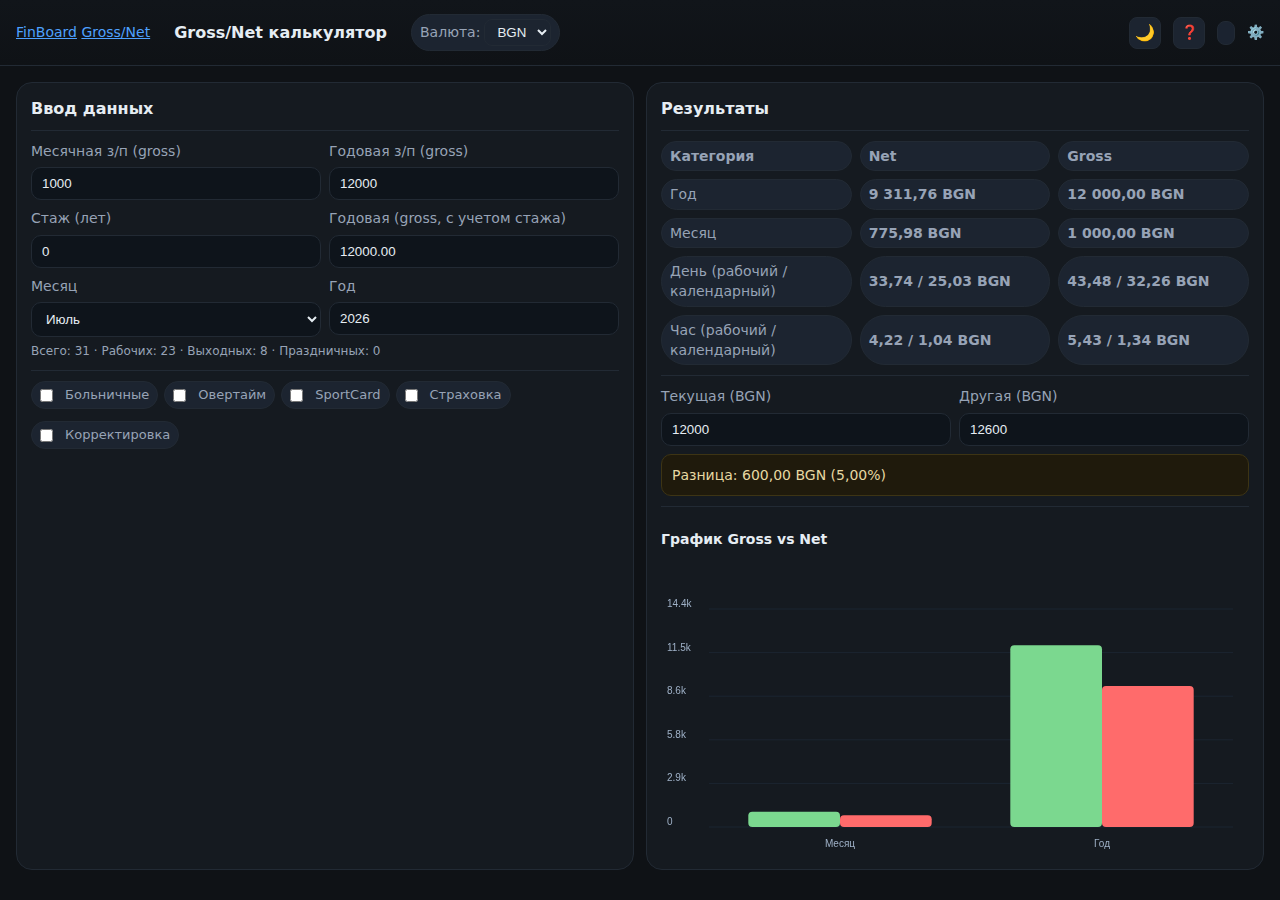
<file: gross-net.html>
<!doctype html>
<html lang="ru">
<head>
  <meta charset="utf-8" />
  <meta name="viewport" content="width=device-width, initial-scale=1" />
  <meta http-equiv="Content-Security-Policy" content="default-src 'self' 'unsafe-inline' blob: data: file:; script-src 'self' 'unsafe-inline' 'unsafe-eval'; style-src 'self' 'unsafe-inline'; img-src 'self' data: blob:; connect-src 'self' data: blob: file:; frame-src 'none'">
  <title>FinBoard · Gross/Net калькулятор</title>
  <link rel="stylesheet" href="assets/styles.css" />
  <script src="assets/prefs.js"></script>
  <script src="assets/help.js"></script>
  <script src="assets/charts.js"></script>
  <script>
    const $ = (sel,root=document)=>root.querySelector(sel)
    const $$ = (sel,root=document)=>Array.from(root.querySelectorAll(sel))
    function initTheme(){ try{ if(window.PREFS && PREFS.initThemeFromPrefs){ PREFS.initThemeFromPrefs(); return } }catch(_){ } const saved = localStorage.getItem('finboard_theme')||'dark'; document.documentElement.setAttribute('data-theme', saved) }
    function toggleTheme(){ try{ if(window.PREFS && PREFS.toggleThemeByPrefs){ PREFS.toggleThemeByPrefs(); return } }catch(_){ } const cur=document.documentElement.getAttribute('data-theme')||'dark'; const next=cur==='dark'?'light':'dark'; document.documentElement.setAttribute('data-theme',next); localStorage.setItem('finboard_theme',next) }
    function toast(text){ let el=document.getElementById('toast'); if(!el){ el=document.createElement('div'); el.id='toast'; el.style.position='fixed'; el.style.right='16px'; el.style.bottom='16px'; el.style.zIndex='9999'; el.style.maxWidth='320px'; document.body.appendChild(el) } el.innerHTML = `<div class="success">${text}</div>`; setTimeout(()=>{el.innerHTML=''},2000) }
    let HELP_VISIBLE=false
    function toggleHelp(){ HELP_VISIBLE=!HELP_VISIBLE; const helpToggle=$('#helpToggle'); const helpBlock=$('#helpBlock'); if(helpToggle){ helpToggle.classList.toggle('active', HELP_VISIBLE); helpToggle.title = HELP_VISIBLE?'Скрыть справку':'Показать справку' } if(helpBlock){ helpBlock.style.display = HELP_VISIBLE?'block':'none' } }
  </script>
  <script defer src="assets/grossnet.js"></script>
  <style>
    .gn-section h2{margin:0 0 8px 0;font-size:16px}
    .gn-kpis{display:grid;gap:8px}
    .opt-block{border:1px solid var(--grid);border-radius:12px;padding:12px;margin-top:8px;background:var(--chip)}
    .opt-head{display:flex;align-items:center;gap:8px;font-weight:600;margin-bottom:8px}
    .opt-toggles{display:flex;gap:6px;flex-wrap:wrap;align-items:center}
    .opt-toggles .pill{justify-content:flex-start;padding:2px 8px;height:28px;font-size:13px;gap:6px}
    .opt-toggles .pill input[type="checkbox"]{margin:0 6px 0 0;transform:none}
  </style>
</head>
<body>
<div class="app">
  <header>
    <nav class="top-nav">
      <a href="index.html" title="FinBoard">FinBoard</a>
      <a href="gross-net.html" class="active" title="Gross/Net">Gross/Net</a>
    </nav>
    <div class="spacer"></div>
    <h1>Gross/Net калькулятор</h1>
    <div class="spacer"></div>
    <div class="pill" id="currencySwitcher" title="Валюта отображения (только калькулятор)">
      <label class="muted" for="selCurrency" style="margin:0">Валюта:</label>
      <select id="selCurrency">
        <option value="BGN">BGN</option>
        <option value="EUR">EUR</option>
        <option value="USD">USD</option>
      </select>
    </div>
    <div id="themeToggle" class="theme-toggle" title="Переключить тему"><span class="theme-icon"><span class="icon sun">☀️</span><span class="icon moon">🌙</span></span></div>
    <div id="helpToggle" class="help-toggle" title="Показать справку"><span class="help-icon">❓</span></div>
    <button id="btnClearStorageGN" class="icon-btn" title="Очистить данные (FinBoard)">
      <svg viewBox="0 0 24 24" aria-hidden="true"><path d="M3 6h18"/><path d="M8 6V4a2 2 0 0 1 2-2h4a2 2 0 0 1 2 2v2"/><path d="M19 6l-1 14a2 2 0 0 1-2 2H8a2 2 0 0 1-2-2L5 6"/><path d="M10 11v6"/><path d="M14 11v6"/></svg>
    </button>
    <div id="settingsToggle" class="settings-toggle" title="Настройки"><span class="settings-icon">⚙️</span></div>
  </header>
  <main class="content" style="grid-column:1 / -1">
    <div id="helpBlock" style="display:none"></div>
    <div class="row cols-2" style="margin-top:0">
      <div class="card">
        <div class="gn-section">
          <h2>Ввод данных</h2>
          <div class="hr"></div>
          <div class="grid-sm">
            <div>
              <label>Месячная з/п (gross)</label>
              <input id="inpMonthly" type="number" step="0.01" value="1000" />
            </div>
            <div>
              <label>Годовая з/п (gross)</label>
              <input id="inpAnnual" type="number" step="0.01" value="12000" />
            </div>
            <div>
              <label>Стаж (лет)</label>
              <input id="inpSeniority" type="number" step="1" min="0" value="0" />
            </div>
            <div>
              <label>Годовая (gross, с учетом стажа)</label>
              <input id="inpAnnualWithSen" type="number" step="0.01" />
            </div>
            <div>
              <label>Месяц</label>
              <select id="selMonth"></select>
            </div>
            <div>
              <label>Год</label>
              <input id="inpYear" type="number" />
            </div>
          </div>
          <div class="help" id="dayStats" style="margin-top:6px"></div>
          <div class="hr"></div>
          <div class="opt-toggles" style="margin-top:8px">
            <label class="pill"><input id="chkSick" type="checkbox" /> Больничные</label>
            <label class="pill"><input id="chkOver" type="checkbox" /> Овертайм</label>
            <label class="pill"><input id="chkSport" type="checkbox" /> SportCard</label>
            <label class="pill"><input id="chkIns" type="checkbox" /> Страховка</label>
            <label class="pill"><input id="chkCorr" type="checkbox" /> Корректировка</label>
          </div>
          <div id="sickBlock" class="opt-block" style="display:none">
            <div class="opt-head">Больничные</div>
            <div class="grid-sm">
              <div>
                <label>Дней</label>
                <input id="inpSickDays" type="number" min="0" value="0" />
              </div>
            </div>
          </div>
          <div id="overBlock" class="opt-block" style="display:none">
            <div class="opt-head">Овертайм</div>
            <div class="grid-sm">
              <div>
                <label>Кол-во</label>
                <input id="inpOverAmt" type="number" min="0" value="0" />
              </div>
              <div>
                <label>Тип</label>
                <select id="selOverType"><option value="days">Дни</option><option value="hours">Часы</option></select>
              </div>
            </div>
          </div>
          <div id="sportBlock" class="opt-block" style="display:none">
            <div class="opt-head">Sport Card</div>
            <div class="grid-sm">
              <div>
                <label>Взрослых</label>
                <input id="inpSportA" type="number" min="0" value="0" />
              </div>
              <div>
                <label>Сумма (BGN)</label>
                <input id="inpSportAVal" type="number" min="0" value="90" />
              </div>
              <div>
                <label>Детей</label>
                <input id="inpSportC" type="number" min="0" value="0" />
              </div>
              <div>
                <label>Сумма (BGN)</label>
                <input id="inpSportCVal" type="number" min="0" value="39" />
              </div>
            </div>
          </div>
          <div id="insBlock" class="opt-block" style="display:none">
            <div class="opt-head">Страховка</div>
            <div class="grid-sm">
              <div>
                <label>Кол-во</label>
                <input id="inpInsCount" type="number" min="0" value="0" />
              </div>
              <div>
                <label>Сумма (BGN)</label>
                <input id="inpInsVal" type="number" min="0" value="70" />
              </div>
            </div>
          </div>
          <div id="corrBlock" class="opt-block" style="display:none">
            <div class="opt-head">Корректировка</div>
            <div class="grid-sm">
              <div>
                <label>Сумма (BGN)</label>
                <input id="inpCorrVal" type="number" step="0.01" value="0" />
              </div>
            </div>
          </div>
        </div>
      </div>
      <div class="card">
        <div class="gn-section">
          <h2>Результаты</h2>
          <div class="hr"></div>
          <div class="gn-kpis" id="kpiGrid" style="grid-template-columns:1fr 1fr 1fr">
            <div class="pill"><b>Категория</b></div>
            <div class="pill"><b>Net</b></div>
            <div class="pill"><b>Gross</b></div>

            <div class="pill">Год</div>
            <div class="pill"><b id="kNetYear"></b></div>
            <div class="pill"><b id="kGrossYear"></b></div>

            <div class="pill">Месяц</div>
            <div class="pill"><b id="kNetMonth"></b></div>
            <div class="pill"><b id="kGrossMonth"></b></div>

            <div class="pill">День (рабочий / календарный)</div>
            <div class="pill"><b id="kNetDay"></b></div>
            <div class="pill"><b id="kGrossDay"></b></div>

            <div class="pill">Час (рабочий / календарный)</div>
            <div class="pill"><b id="kNetHour"></b></div>
            <div class="pill"><b id="kGrossHour"></b></div>
          </div>
          <div class="hr"></div>
          <div class="grid-sm">
            <div>
              <label>Текущая (gross)</label>
              <input id="inpCmp1" type="number" value="12000" />
            </div>
            <div>
              <label>Другая (gross)</label>
              <input id="inpCmp2" type="number" value="12600" />
            </div>
          </div>
          <div class="warnbox" style="margin-top:8px" id="cmpDiff"></div>
        </div>
        <div class="hr"></div>
        <div class="controls"><b>График Gross vs Net</b><span class="right"></span></div>
        <canvas id="gnBar"></canvas>
      </div>
    </div>
  </main>
  <div id="dashOverlay" class="overlay"></div>
  <div id="dashModal" class="modal">
    <div class="head inline"><h3 id="dashModalTitle" style="margin:0"></h3><span class="right"></span><button id="btnCloseDashModal" class="icon-btn" title="Закрыть">✕</button></div>
    <div id="dashModalContent"></div>
  </div>
</div>

<script>
  initTheme()
  $('#themeToggle').onclick = toggleTheme
  $('#helpToggle').onclick = toggleHelp
  const st=$('#settingsToggle'); if(st){ st.onclick = ()=>{ try{ PREFS.openModal() }catch(_){ } } }
  // Очистка данных аналогична основной странице
  const clearBtn = document.getElementById('btnClearStorageGN')
  if(clearBtn){
    clearBtn.onclick = () => {
      if(confirm('Очистить localStorage (все данные FinBoard будут удалены)?')){
        try{ localStorage.removeItem('ofb_vault'); localStorage.removeItem('finboard_theme'); localStorage.removeItem('gn_state'); localStorage.removeItem('ofb_prefs') }catch(_){ }
        alert('Данные очищены. Перейдите на FinBoard для инициализации.')
      }
    }
  }
  {
    const hb = document.getElementById('helpBlock')
    if(hb){
      hb.innerHTML = `
        <div class="card" style="margin-bottom:12px">
          <h2 style="margin:0 0 6px 0">Gross/Net калькулятор — справка</h2>
          <div class="help">
            <ol>
              <li><b>Зарплата:</b> укажите месячную или годовую — вторая пересчитается автоматически. Поле «Годовая (с учетом стажа)» можно править — месячная пересчитается обратно.</li>
              <li><b>Стаж:</b> прибавка 0.6% за каждый год стажа автоматически влияет на брутто.</li>
              <li><b>Месяц/Год:</b> влияет на расчет рабочих/календарных дней (учтены болгарские праздники и православная Пасха).</li>
              <li><b>Опции:</b> включайте нужные чекбоксы, тогда появятся связанные поля:
                больничные: работодатель оплачивает только <b>первые 2 раб. дня по 70%</b> (не облагаются 10% НДФЛ, но входят в база за взносы); с 3‑го дня платит НОИ — не входит в payroll; овертайм (дни/часы ×2), Sport Card, страховка, корректировка.</li>
              <li><b>Итоги:</b> показывается Нетто за месяц/год, а также за день/час (рабочий/календарный). Есть конверсия в EUR/USD.</li>
              <li><b>Сравнение:</b> позволяет сравнить два значения и увидеть разницу в BGN и процентах.</li>
            </ol>
            <div class="warnbox" style="margin-top:8px">
              Правила 2025: удержания работника 13.78% от осигурителна база; <b>cap 3750</b> до 03.2025 и <b>4130</b> с 04.2025; НДФЛ 10% от базы (без суммы за дни 1–2 по 70%). Овертайм ×2. Нетто не может быть отрицательным.
            </div>
            <div class="success" style="margin-top:8px"><b>Горячие клавиши:</b> Ctrl+Alt+= (или +) — сохранить стаж и годовую со стажем; Ctrl+Alt+0 — восстановить.</div>
          </div>
        </div>`
    }
  }
  // Apply preferred currency to selector on load
  try{ const cur = (window.PREFS && PREFS.get && PREFS.get().preferredCurrency) || 'BGN'; const sel = document.getElementById('selCurrency'); if(sel){ sel.value = cur } }catch(_){ }
</script>
</body>
</html>
</file>
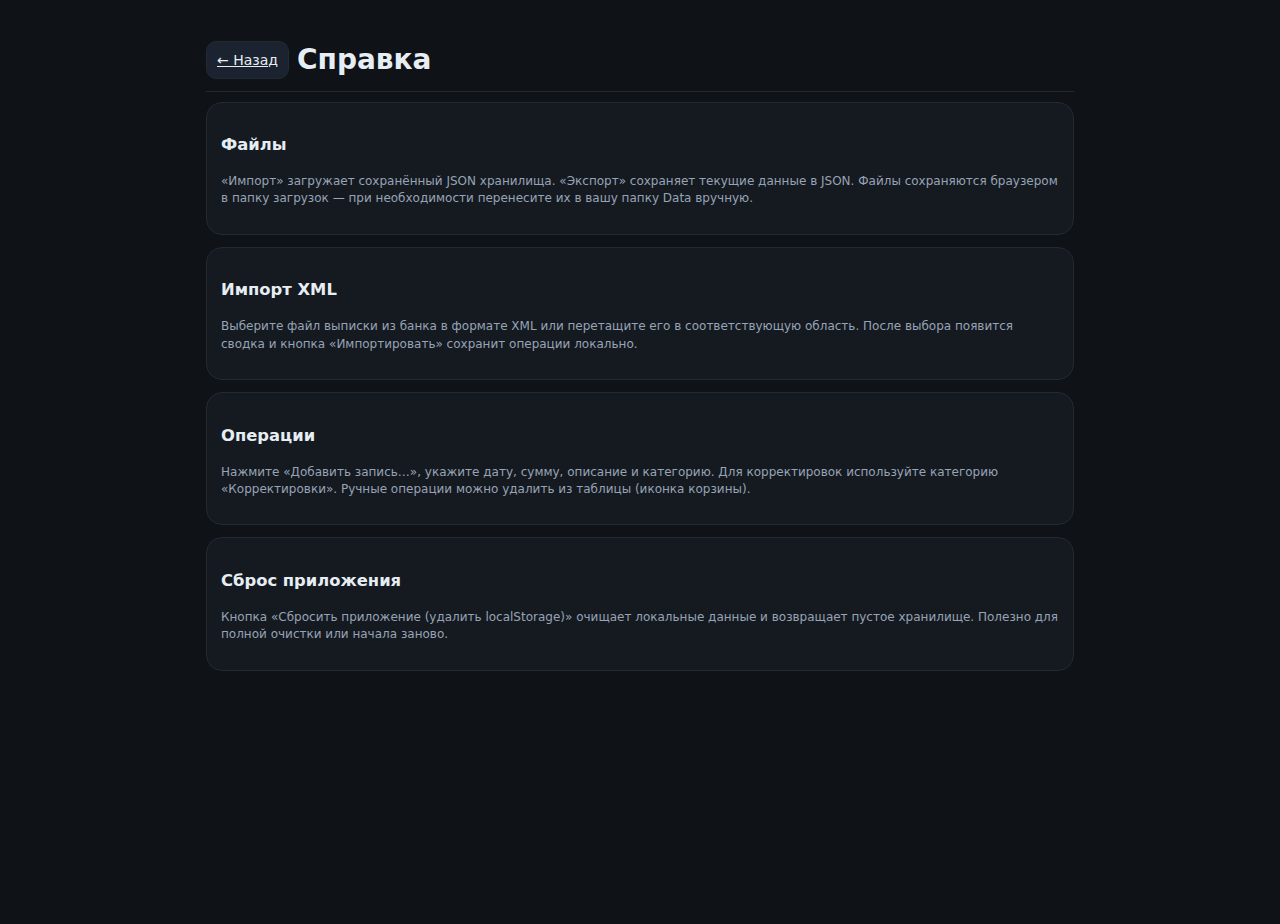
<file: help.html>
<!doctype html>
<html lang="ru">
<head>
  <meta charset="utf-8" />
  <meta name="viewport" content="width=device-width, initial-scale=1" />
  <title>Справка · Финансовый дашборд</title>
  <link rel="stylesheet" href="assets/styles.css" />
</head>
<body>
  <div class="content" style="max-width:900px;margin:24px auto">
    <div class="inline">
      <a class="btn" href="index.html">← Назад</a>
      <h1 style="margin:0">Справка</h1>
    </div>
    <div class="hr"></div>
    <div class="card">
      <h3>Файлы</h3>
      <p class="help">«Импорт» загружает сохранённый JSON хранилища. «Экспорт» сохраняет текущие данные в JSON. Файлы сохраняются браузером в папку загрузок — при необходимости перенесите их в вашу папку Data вручную.</p>
    </div>
    <div class="card">
      <h3>Импорт XML</h3>
      <p class="help">Выберите файл выписки из банка в формате XML или перетащите его в соответствующую область. После выбора появится сводка и кнопка «Импортировать» сохранит операции локально.</p>
    </div>
    <div class="card">
      <h3>Операции</h3>
      <p class="help">Нажмите «Добавить запись…», укажите дату, сумму, описание и категорию. Для корректировок используйте категорию «Корректировки». Ручные операции можно удалить из таблицы (иконка корзины).</p>
    </div>
    <div class="card">
      <h3>Сброс приложения</h3>
      <p class="help">Кнопка «Сбросить приложение (удалить localStorage)» очищает локальные данные и возвращает пустое хранилище. Полезно для полной очистки или начала заново.</p>
    </div>
  </div>
</body>
</html>
</file>
<file: assets/styles.css>
:root{--bg:#0f1216;--card:#151a20;--muted:#97a3b6;--text:#e6edf3;--primary:#4ea1ff;--accent:#6dd3a6;--danger:#ff6b6b;--warn:#f5c25c;--ok:#7bd88f;--grid:#222a34;--chip:#1c2430;--br:16px}

[data-theme="light"]{--bg:#ffffff;--card:#f8f9fa;--muted:#6c757d;--text:#212529;--primary:#0d6efd;--accent:#20c997;--danger:#dc3545;--warn:#ffc107;--ok:#198754;--grid:#dee2e6;--chip:#e9ecef;--br:16px}
*{box-sizing:border-box}
html,body{height:100%}
body{margin:0;background:var(--bg);color:var(--text);font:14px/1.45 Inter,system-ui,-apple-system,Segoe UI,Roboto,Arial,"Noto Sans",sans-serif}
a{color:var(--primary)}
.app{display:grid;grid-template-columns:280px 1fr;grid-template-rows:auto 1fr;min-height:100vh}
header{grid-column:1/-1;display:flex;align-items:center;gap:12px;padding:14px 16px;border-bottom:1px solid var(--grid);background:linear-gradient(180deg,#11151a,#0f1216)}
header h1{font-size:16px;margin:0;font-weight:650}
header .tag{background:var(--chip);border:1px solid var(--grid);padding:4px 8px;border-radius:999px;color:var(--muted)}
.side{border-right:1px solid var(--grid);padding:14px;overflow:auto}
.content{padding:16px;overflow:auto}
.overlay{
  position:fixed;inset:0;background:rgba(0,0,0,0.6);z-index:9997;display:none
}
.drawer{
  position:fixed;right:0;top:0;bottom:0;width:min(720px,95vw);background:var(--card);border-left:1px solid var(--grid);z-index:9998;display:none;overflow:auto;padding:16px
}
.modal{position:fixed;left:50%;top:50%;transform:translate(-50%,-50%);width:min(1000px,95vw);max-height:90vh;background:var(--card);border:1px solid var(--grid);border-radius:var(--br);z-index:9998;display:none;overflow:hidden;flex-direction:column}
.modal[style*="display: block"]{display:flex}
.modal .head{background:var(--card);padding:12px 16px;border-bottom:1px solid var(--grid);border-top-left-radius:var(--br);border-top-right-radius:var(--br);flex-shrink:0}
.modal #dashModalContent{padding:16px;overflow:auto;flex:1}
.card{background:var(--card);border:1px solid var(--grid);border-radius:var(--br);padding:14px}
.card + .card{margin-top:12px}
.row .card + .card{margin-top:0}
.row{display:grid;gap:12px}
.row.cols-2{grid-template-columns:1fr 1fr}
.row.cols-3{grid-template-columns:1fr 1fr 1fr}
.row.cols-4{grid-template-columns:1fr 1fr 1fr 1fr}
.controls{display:flex;gap:8px;flex-wrap:wrap}
button,.btn{cursor:pointer;background:#1b2330;color:var(--text);border:1px solid var(--grid);padding:8px 10px;border-radius:10px;transition:opacity 0.2s ease}
/* Выровнять высоту для управляемых кнопок (.btn) и label.btn */
.btn{display:inline-flex;align-items:center;justify-content:center;min-height:36px}
button:disabled,.btn:disabled{cursor:not-allowed;opacity:0.5}
button.primary{background:linear-gradient(180deg,#1f5aa3,#194d8b);border-color:#164274}
button.primary:disabled{background:#1a1f28;color:var(--muted);border-color:#2a2f38}
button.warn{background:#2a2416;border-color:#4a3b12;color:#f7d285}
button.danger{background:#311a1a;border-color:#5d2b2b;color:#ff9a9a}
input,select,textarea{background:#0e141b;border:1px solid var(--grid);color:var(--text);border-radius:10px;padding:8px 10px;width:100%;max-width:100%}
input[type=file]{width:100%;max-width:100%}
label{display:block;margin-bottom:6px;color:var(--muted)}
.muted{color:var(--muted)}
.pill{display:inline-flex;align-items:center;gap:6px;background:var(--chip);border:1px solid var(--grid);border-radius:999px;padding:4px 8px;color:var(--muted)}

/* Стили для радиокнопок в pill контейнерах */
.pill input[type="radio"]{
  accent-color:var(--primary);
  margin:0;
  transform:none;
}

/* Улучшенная компоновка фильтра */
.filter-layout{
  display:grid;
  grid-template-columns:auto 1fr;
  gap:24px;
  align-items:end;
}

.filter-controls{
  min-width:320px;
}

.filter-stats{
  display:grid;
  grid-template-columns:repeat(3, minmax(120px, 1fr));
  gap:12px;
  align-items:stretch;
}

.filter-stats .card.stat{
  margin:0;
  min-height:80px;
  justify-content:center;
}

/* Адаптивность для фильтра */
@media (max-width: 768px) {
  .filter-layout{
    grid-template-columns:1fr;
    gap:16px;
  }
  
  .filter-stats{
    grid-template-columns:1fr;
  }
}
.stat{display:flex;flex-direction:column;gap:6px}
.stat b{font-size:20px;line-height:1.2}
.hr{height:1px;background:var(--grid);margin:10px 0}
table{width:100%;border-collapse:collapse}
th,td{border-bottom:1px dashed var(--grid);padding:8px 6px;text-align:left}
tr:last-child td{border-bottom:none}

/* Скролл для таблиц операций */
.table-scroll{
  max-height:320px;
  overflow-y:auto;
  border:1px solid var(--grid);
  border-radius:8px;
  margin-top:8px;
}
.table-scroll table{
  border:none;
  margin:0;
}
.table-scroll thead th{
  position:sticky;
  top:0;
  background:var(--card);
  z-index:1;
  border-bottom:1px solid var(--grid);
}

/* Для expand режима таблиц */
.modal .table-scroll{
  margin-top:0;
  border:none;
  background:transparent;
}
.modal .table-scroll table{
  background:var(--card);
  border:1px solid var(--grid);
  border-radius:8px;
  overflow:hidden;
}
canvas{width:100%;height:260px;display:block;background:transparent;border-radius:12px}
.center{display:flex;align-items:center;justify-content:center}
.hidden{display:none}
.ok{color:var(--ok)}.neg{color:var(--danger)}
.kbd{font:12px/1.2 ui-monospace,SFMono-Regular,Menlo,Consolas,Monaco,monospace;background:#0a0d12;border:1px solid var(--grid);padding:2px 6px;border-radius:8px;color:#9fb1c7}
.chips{display:flex;gap:6px;flex-wrap:wrap}
.help{font-size:12px;color:var(--muted)}
.right{margin-left:auto}
.grid-sm{display:grid;grid-template-columns:minmax(0,1fr) minmax(0,1fr);gap:8px}
.grid-sm>*{min-width:0}
.warnbox{background:#1f1a0c;border:1px solid #3d3414;padding:10px;border-radius:10px;color:#e7d8a2}
.success{background:#0f1b12;border:1px solid #1d3b24;padding:10px;border-radius:10px;color:#a8e6b5}
.dropzone{border:1px dashed var(--grid);border-radius:12px;padding:12px;background:#0d131a;cursor:pointer}
.dropzone.drag{outline:2px solid #4ea1ff}

/* Стили для информации о файле XML */
#xmlFileInfo #xmlFileName{
  overflow:hidden;
  text-overflow:ellipsis;
  white-space:nowrap;
  max-width:100%;
  display:block;
}
.btn-small{padding:6px 8px;font-size:12px}
.icon-btn{padding:4px 8px;font-size:14px;line-height:1;border-radius:8px}
.inline{display:flex;gap:8px;align-items:center;flex-wrap:wrap}

/* Выровнять высоты и карточки */
.row{align-items:stretch}
.row .card{display:flex;flex-direction:column;height:100%}
.row .card .controls{min-height:44px;align-items:center}
.row.cols-3{grid-auto-rows:1fr}
.row.cols-3 .card.stat{
  min-height:120px;
  height:100%;
  justify-content:center;
  align-items:flex-start;
  padding:20px 14px;
}
.row.cols-3 .card.stat .muted{
  margin-bottom:8px;
  font-size:13px;
  line-height:1.2;
}
.row.cols-3 .card.stat b{
  font-size:22px;
  font-weight:700;
  line-height:1.1;
  margin:0;
}
.row.cols-2{grid-auto-rows:1fr}
.row.cols-2 .card{min-height:380px;height:100%}
.row .card > canvas{flex:1;min-height:260px}

/* Уравнять размеры кнопок Импорт/Экспорт */
.grid-sm>label.btn, .grid-sm>button.btn{
  width:100%;
  height:36px;
  min-height:36px;
  max-height:36px;
  display:inline-flex;
  align-items:center;
  justify-content:center;
}

/* Контраст для селектов в плашках */
.pill select{background:var(--chip);border:1px solid var(--grid);color:var(--text);padding:4px 8px;border-radius:8px}
.pill input[type=checkbox]{vertical-align:middle;transform:translateY(1px)}
.pill{gap:4px;padding:4px 8px}
.pill select:focus{outline:none;border-color:var(--primary)}

/* Селекты в модальном окне должны выглядеть так же */
.modal .pill select{background:var(--chip);border:1px solid var(--grid);color:var(--text);padding:4px 8px;border-radius:8px}
.modal select{background:var(--chip);border:1px solid var(--grid);color:var(--text)}

/* Tooltip для графиков */
#chartTip{
  position:fixed;
  pointer-events:none;
  background:rgba(10,13,18,0.95);
  backdrop-filter:blur(8px);
  border:1px solid var(--grid);
  color:var(--text);
  padding:10px 12px;
  border-radius:10px;
  font-size:12px;
  z-index:10000;
  box-shadow:0 8px 32px rgba(0,0,0,0.6);
  max-width:280px;
  line-height:1.4;
}

/* Переключатель темы */
.theme-toggle{
  display:flex;
  align-items:center;
  justify-content:center;
  width:32px;
  height:32px;
  border:1px solid var(--grid);
  border-radius:8px;
  background:var(--chip);
  cursor:pointer;
  transition:all 0.2s ease;
  margin-left:auto;
}

.theme-toggle:hover{
  background:var(--card);
  border-color:var(--primary);
}

.theme-icon{
  position:relative;
  width:16px;
  height:16px;
  display:flex;
  align-items:center;
  justify-content:center;
}

.theme-toggle .icon{
  position:absolute;
  font-size:16px;
  transition:all 0.3s cubic-bezier(0.4, 0, 0.2, 1);
  transform-origin:center;
}

.theme-toggle .sun{
  opacity:0;
  transform:rotate(180deg) scale(0.5);
}

.theme-toggle .moon{
  opacity:1;
  transform:rotate(0deg) scale(1);
}

[data-theme="light"] .theme-toggle .sun{
  opacity:1;
  transform:rotate(0deg) scale(1);
}

[data-theme="light"] .theme-toggle .moon{
  opacity:0;
  transform:rotate(-180deg) scale(0.5);
}

/* Кнопка справки */
.help-toggle{
  display:flex;
  align-items:center;
  justify-content:center;
  width:32px;
  height:32px;
  border:1px solid var(--grid);
  border-radius:8px;
  background:var(--chip);
  cursor:pointer;
  transition:all 0.2s ease;
}

.help-toggle:hover{
  background:var(--card);
  border-color:var(--primary);
}

.help-toggle.active{
  background:#b3b3b3;
  border-color:#b3b3b3;
  color:white;
}

.help-icon{
  font-size:14px;
  transition:transform 0.2s ease;
}

.help-toggle.active .help-icon{
  transform:rotate(180deg);
}

/* Кнопка очистки в header */
.header-clear{
  padding:6px 12px;
  font-size:12px;
  background:#1f1a0c;
  border:1px solid #3d3414;
  color:#e7d8a2;
  border-radius:8px;
  cursor:pointer;
  transition:all 0.2s ease;
}

.header-clear:hover{
  background:#2a240f;
  border-color:#524520;
}

[data-theme="light"] .header-clear{
  background:#fff3cd;
  border-color:#ffeaa7;
  color:#856404;
}

[data-theme="light"] .header-clear:hover{
  background:#fef7e0;
  border-color:#ffc107;
}

/* Улучшения для светлой темы */
[data-theme="light"] header{
  background:linear-gradient(180deg,#f8f9fa,#ffffff);
  border-bottom-color:#dee2e6;
}

[data-theme="light"] .warnbox{
  background:#fff3cd;
  border-color:#ffc107;
  color:#856404;
}

[data-theme="light"] .success{
  background:#d1edff;
  border-color:#0d6efd;
  color:#0a58ca;
}

[data-theme="light"] #chartTip{
  background:rgba(248,249,250,0.95);
  box-shadow:0 8px 32px rgba(0,0,0,0.1);
}

[data-theme="light"] .dropzone{
  background:#f8f9fa;
  border-color:var(--grid);
}

[data-theme="light"] .dropzone.drag{
  outline:2px solid var(--primary);
}

[data-theme="light"] input, [data-theme="light"] select, [data-theme="light"] textarea{
  background:#ffffff;
  border-color:var(--grid);
}

[data-theme="light"] button:not(.primary):not(.danger):not(.warn), [data-theme="light"] .btn:not(.primary):not(.danger):not(.warn){
  background:#ffffff;
  border-color:var(--grid);
}

[data-theme="light"] button:not(.primary):not(.danger):not(.warn):hover, [data-theme="light"] .btn:not(.primary):not(.danger):not(.warn):hover{
  background:#f8f9fa;
}

/* Светлый текст на темных кнопках в светлой теме */
[data-theme="light"] button.primary{
  color:#ffffff !important;
}

[data-theme="light"] .filter-tab:has(input[type="radio"]:checked){
  color:#ffffff !important;
}

[data-theme="light"] .filter-tab:has(input[type="radio"]:checked):hover{
  color:#ffffff !important;
}

/* Стили для переработанного фильтра */
.filter-card{
  background:var(--card);
  border:1px solid var(--grid);
  border-radius:var(--br);
  padding:20px;
  margin-top:12px;
}

.filter-header{
  display:flex;
  justify-content:space-between;
  align-items:center;
  margin-bottom:20px;
}

.filter-header h3{
  margin:0;
  font-size:18px;
  font-weight:600;
}

.filter-body{
  display:flex;
  flex-direction:column;
  gap:24px;
}

.filter-controls-grid{
  display:grid;
  grid-template-columns:1fr 1fr 1fr;
  gap:20px;
  align-items:start;
}

.filter-section{
  display:flex;
  flex-direction:column;
  gap:8px;
}

.filter-label{
  font-size:13px;
  font-weight:500;
  color:var(--muted);
  margin-bottom:0;
}

.filter-select{
  background:var(--chip);
  border:1px solid var(--grid);
  color:var(--text);
  padding:8px 12px;
  border-radius:8px;
  font-size:14px;
  width:100%;
}

.filter-mode-tabs{
  display:flex;
  background:var(--chip);
  border-radius:8px;
  padding:4px;
  gap:2px;
}

.filter-tab{
  flex:1;
  display:flex;
  align-items:center;
  justify-content:center;
  padding:8px 12px;
  border-radius:6px;
  cursor:pointer;
  transition:all 0.2s ease;
  font-size:13px;
  font-weight:500;
  color:var(--muted);
  margin:0;
}

.filter-tab input[type="radio"]{
  display:none;
}

.filter-tab:hover{
  background:var(--card);
  color:var(--text);
}

.filter-tab input[type="radio"]:checked + span{
  color:var(--text);
}

.filter-tab:has(input[type="radio"]:checked){
  background:var(--primary);
  color:white;
}

.filter-tab:has(input[type="radio"]:checked):hover{
  background:var(--primary);
  color:white;
}

.filter-params{
  min-height:64px;
  display:flex;
  align-items:flex-end;
}

.filter-param-group{
  width:100%;
  display:flex;
  flex-direction:column;
  justify-content:flex-end;
  min-height:64px;
}

.filter-param-group > .filter-select{
  margin-top:auto;
}

.period-group{
  justify-content:flex-end;
}

.period-group .period-inputs{
  display:flex;
  gap:12px;
  align-items:flex-end;
}

.period-input{
  flex:1;
  display:flex;
  flex-direction:column;
  gap:4px;
}

.period-input label{
  font-size:12px;
  color:var(--muted);
  margin:0;
  height:16px;
  display:flex;
  align-items:center;
}

.filter-stats-row{
  display:grid;
  grid-template-columns:repeat(3, 1fr);
  gap:16px;
  margin-top:8px;
}

.stat-card{
  background:var(--chip);
  border:1px solid var(--grid);
  border-radius:12px;
  padding:16px;
  display:flex;
  flex-direction:column;
  gap:8px;
  text-align:center;
  transition:all 0.2s ease;
}

.stat-card:hover{
  border-color:var(--primary);
  transform:translateY(-1px);
}

.stat-label{
  font-size:13px;
  font-weight:500;
  color:var(--muted);
}

.stat-value{
  font-size:18px;
  font-weight:700;
  color:var(--text);
}

.stat-card.income .stat-value{
  color:var(--ok);
}

.stat-card.expense .stat-value{
  color:var(--danger);
}

.stat-card.net.positive .stat-value{
  color:var(--ok);
}

.stat-card.net.negative .stat-value{
  color:var(--danger);
}

/* Адаптивность фильтра */
@media (max-width: 1024px) {
  .filter-controls-grid{
    grid-template-columns:1fr 1fr;
    gap:16px;
  }
  
  .filter-section:last-child{
    grid-column:1 / -1;
  }
}

@media (max-width: 768px) {
  .filter-controls-grid{
    grid-template-columns:1fr;
    gap:16px;
  }
  
  .filter-stats-row{
    grid-template-columns:1fr;
    gap:12px;
  }
  
  .filter-header{
    flex-direction:column;
    gap:12px;
    align-items:stretch;
  }
  
  .period-group .period-inputs{
    flex-direction:column;
    gap:8px;
  }
}
</file>
